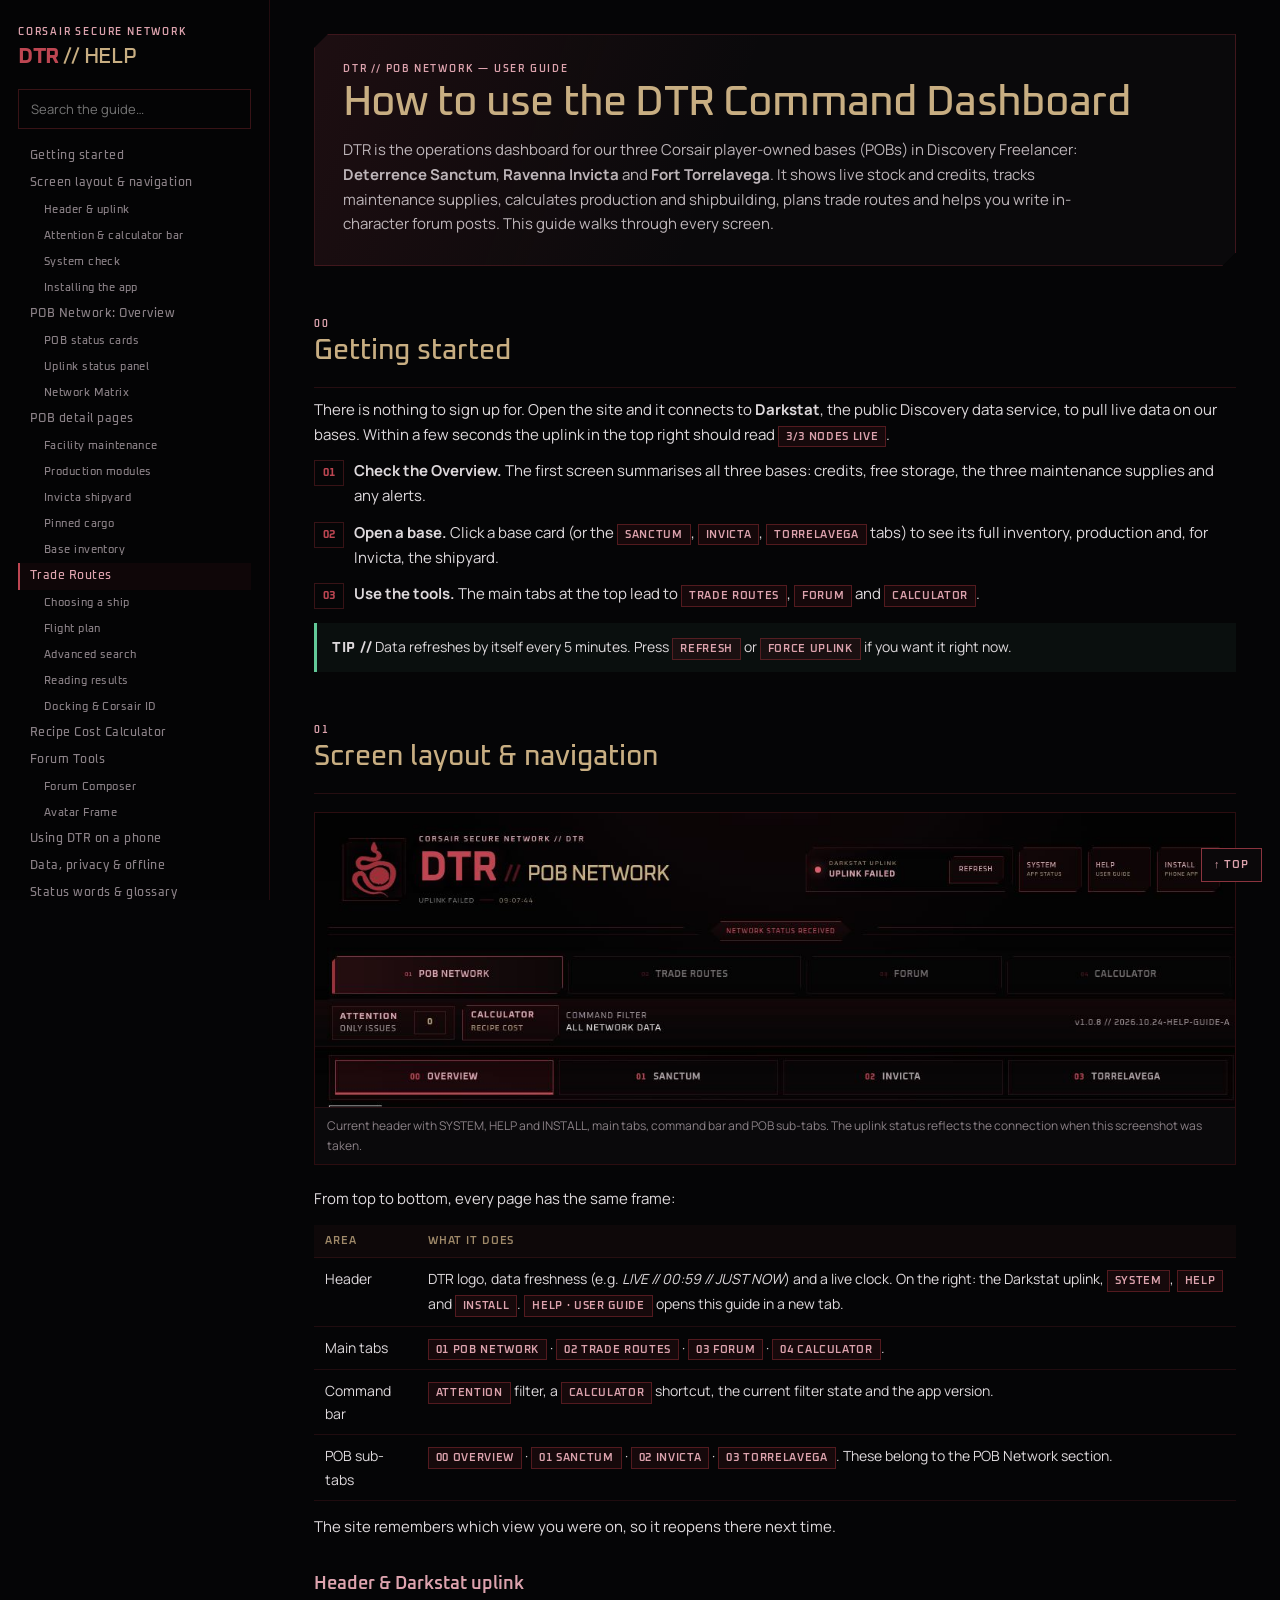
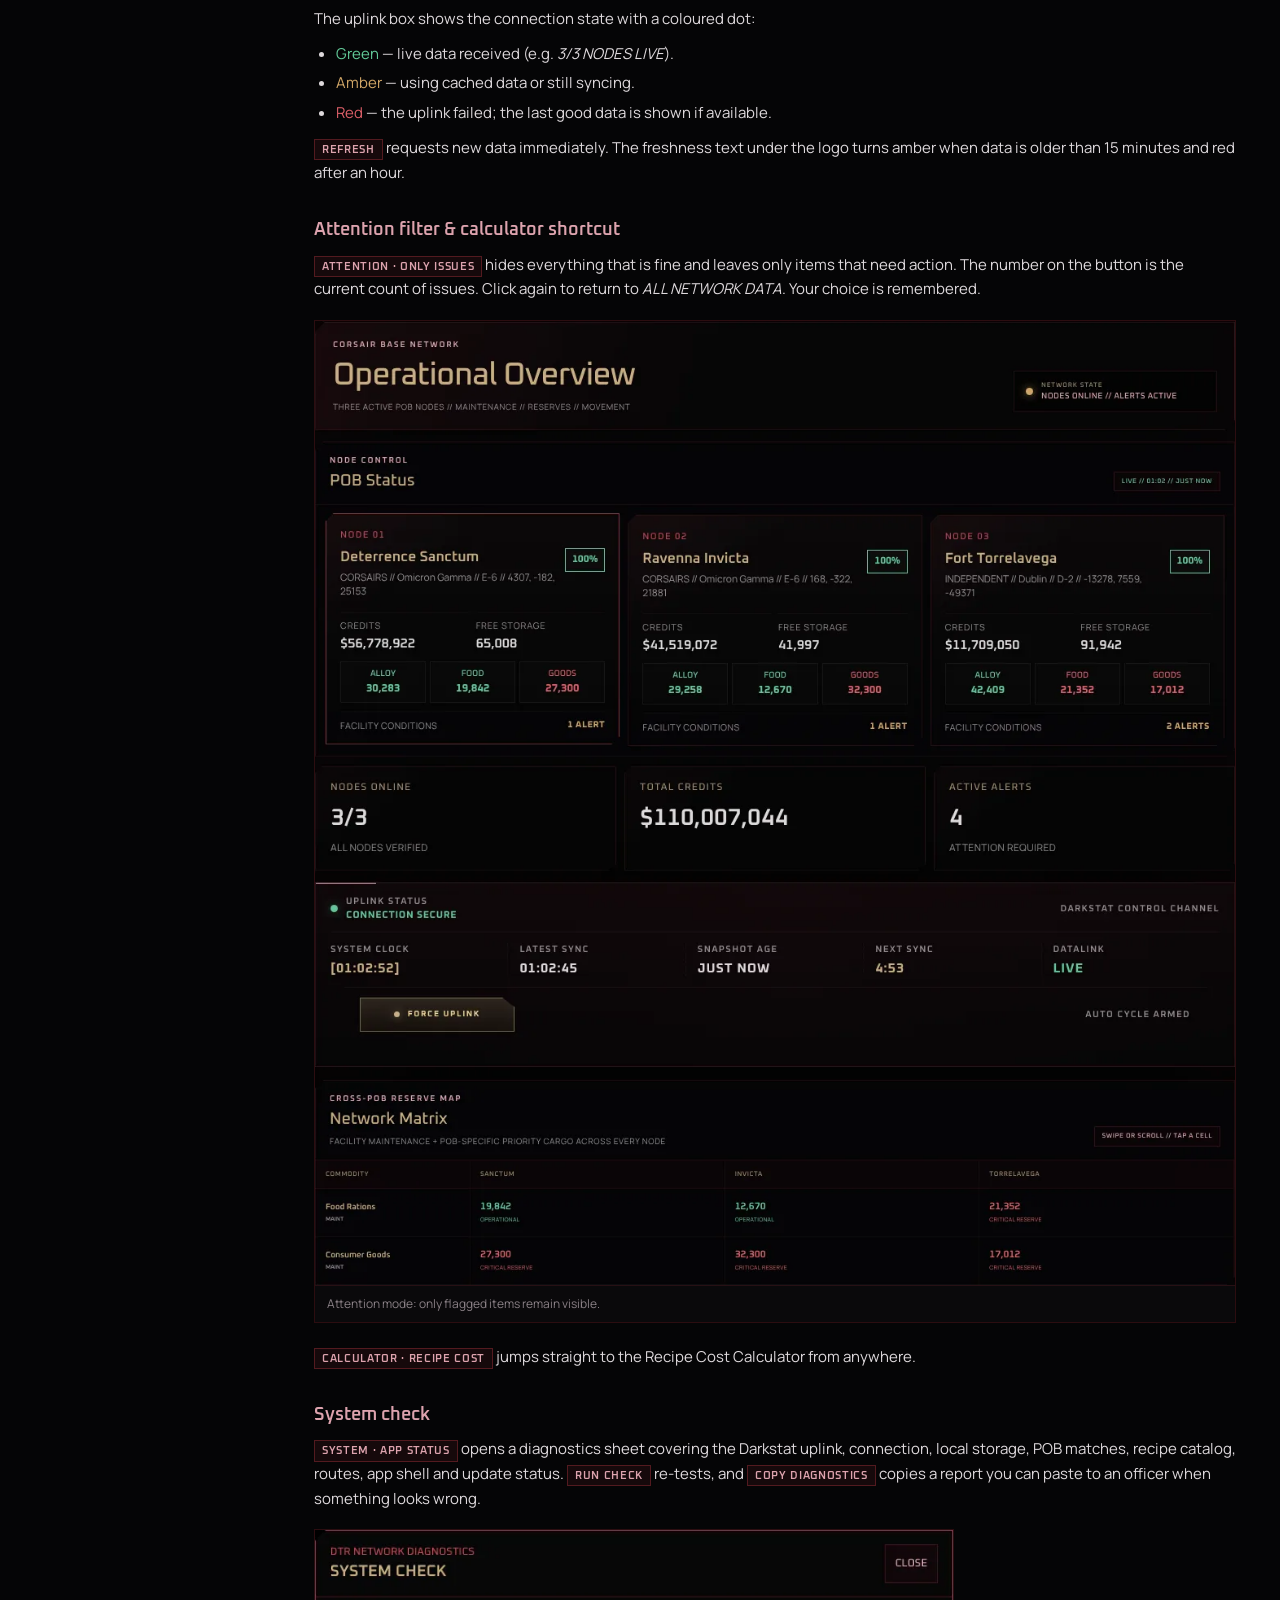
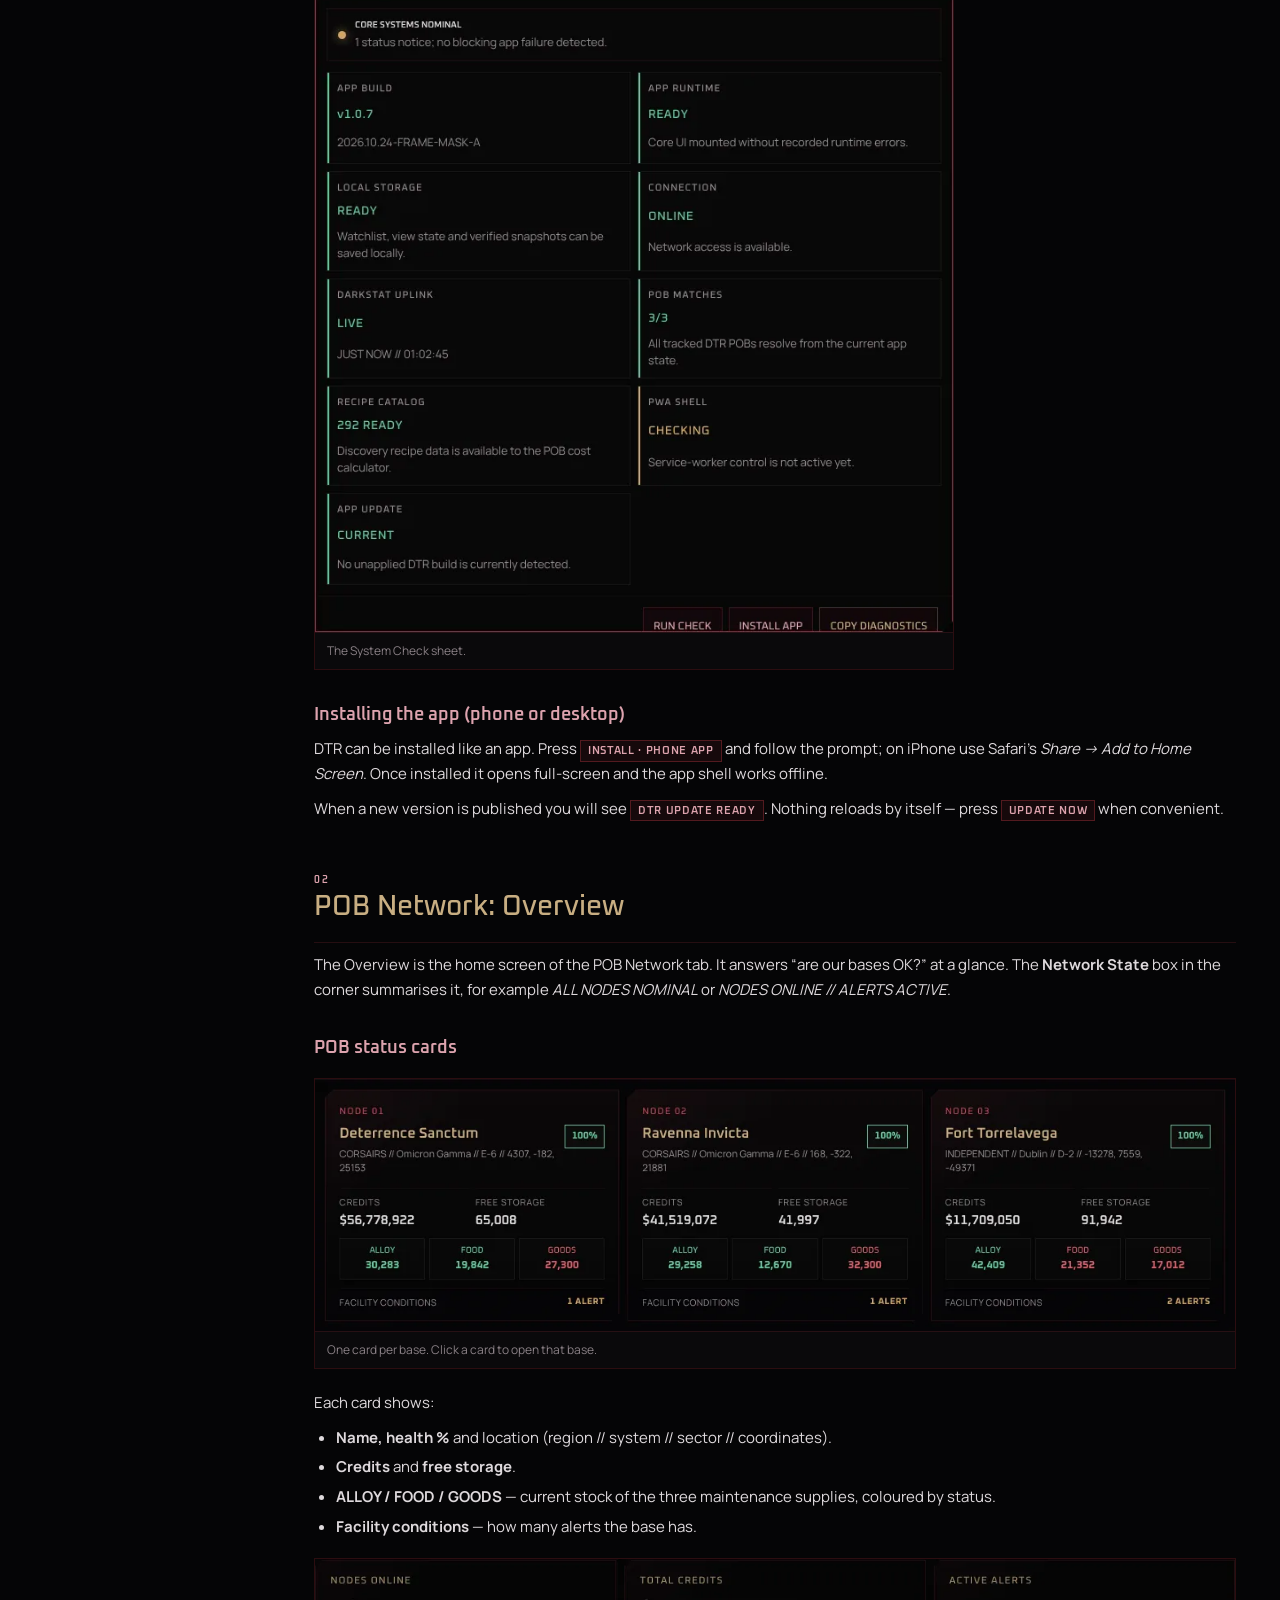
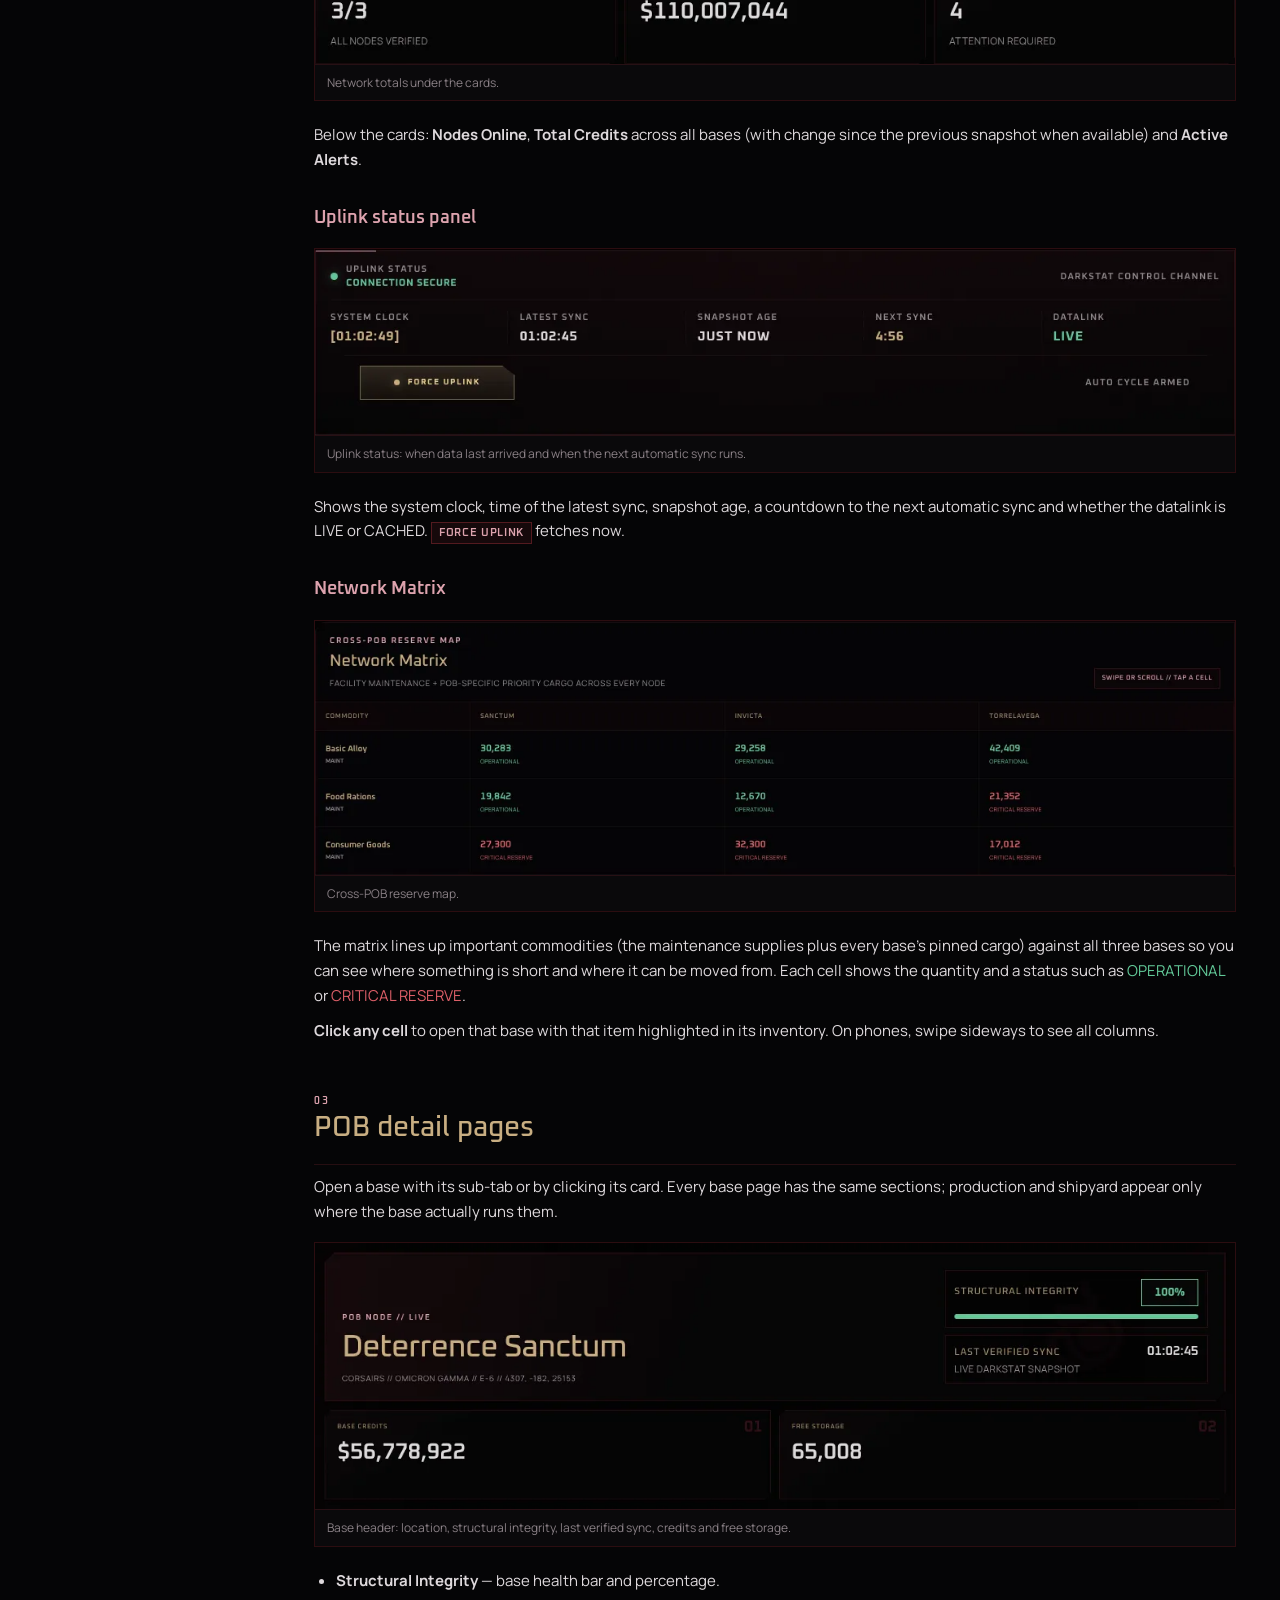
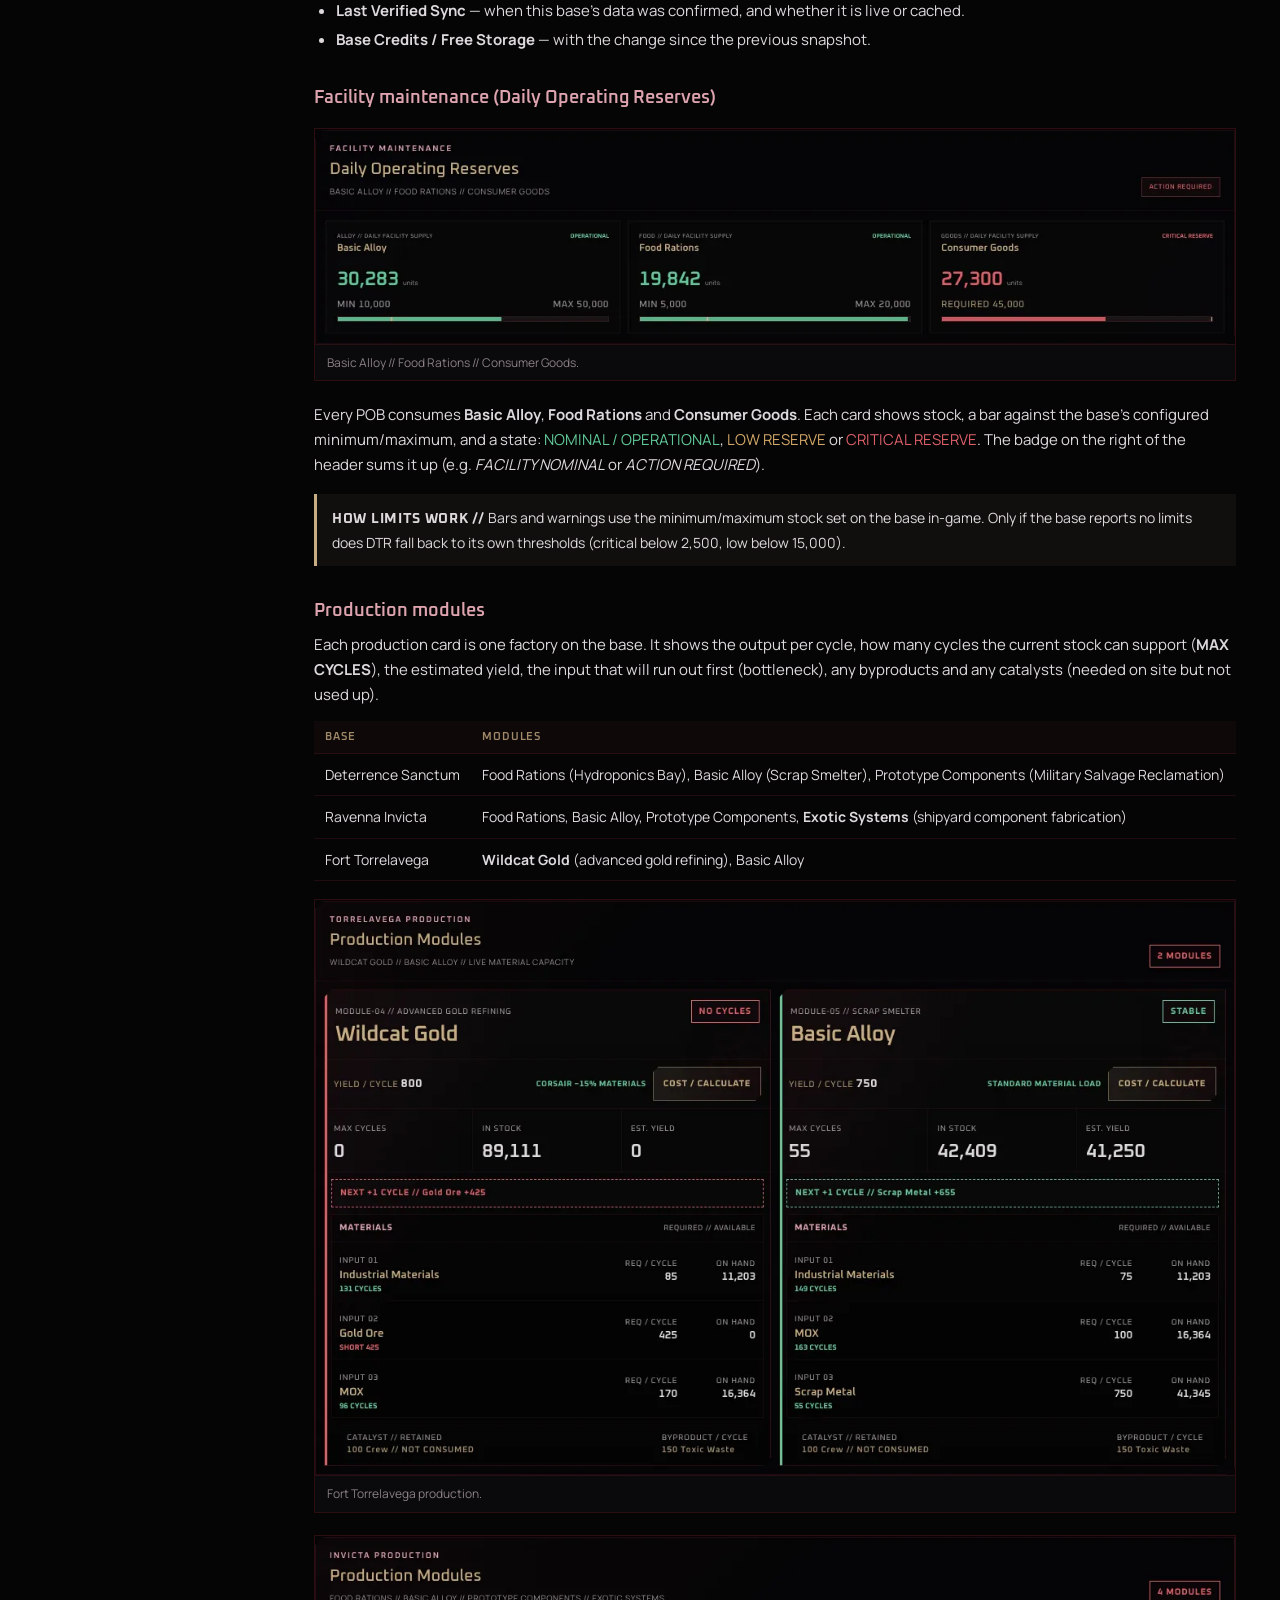
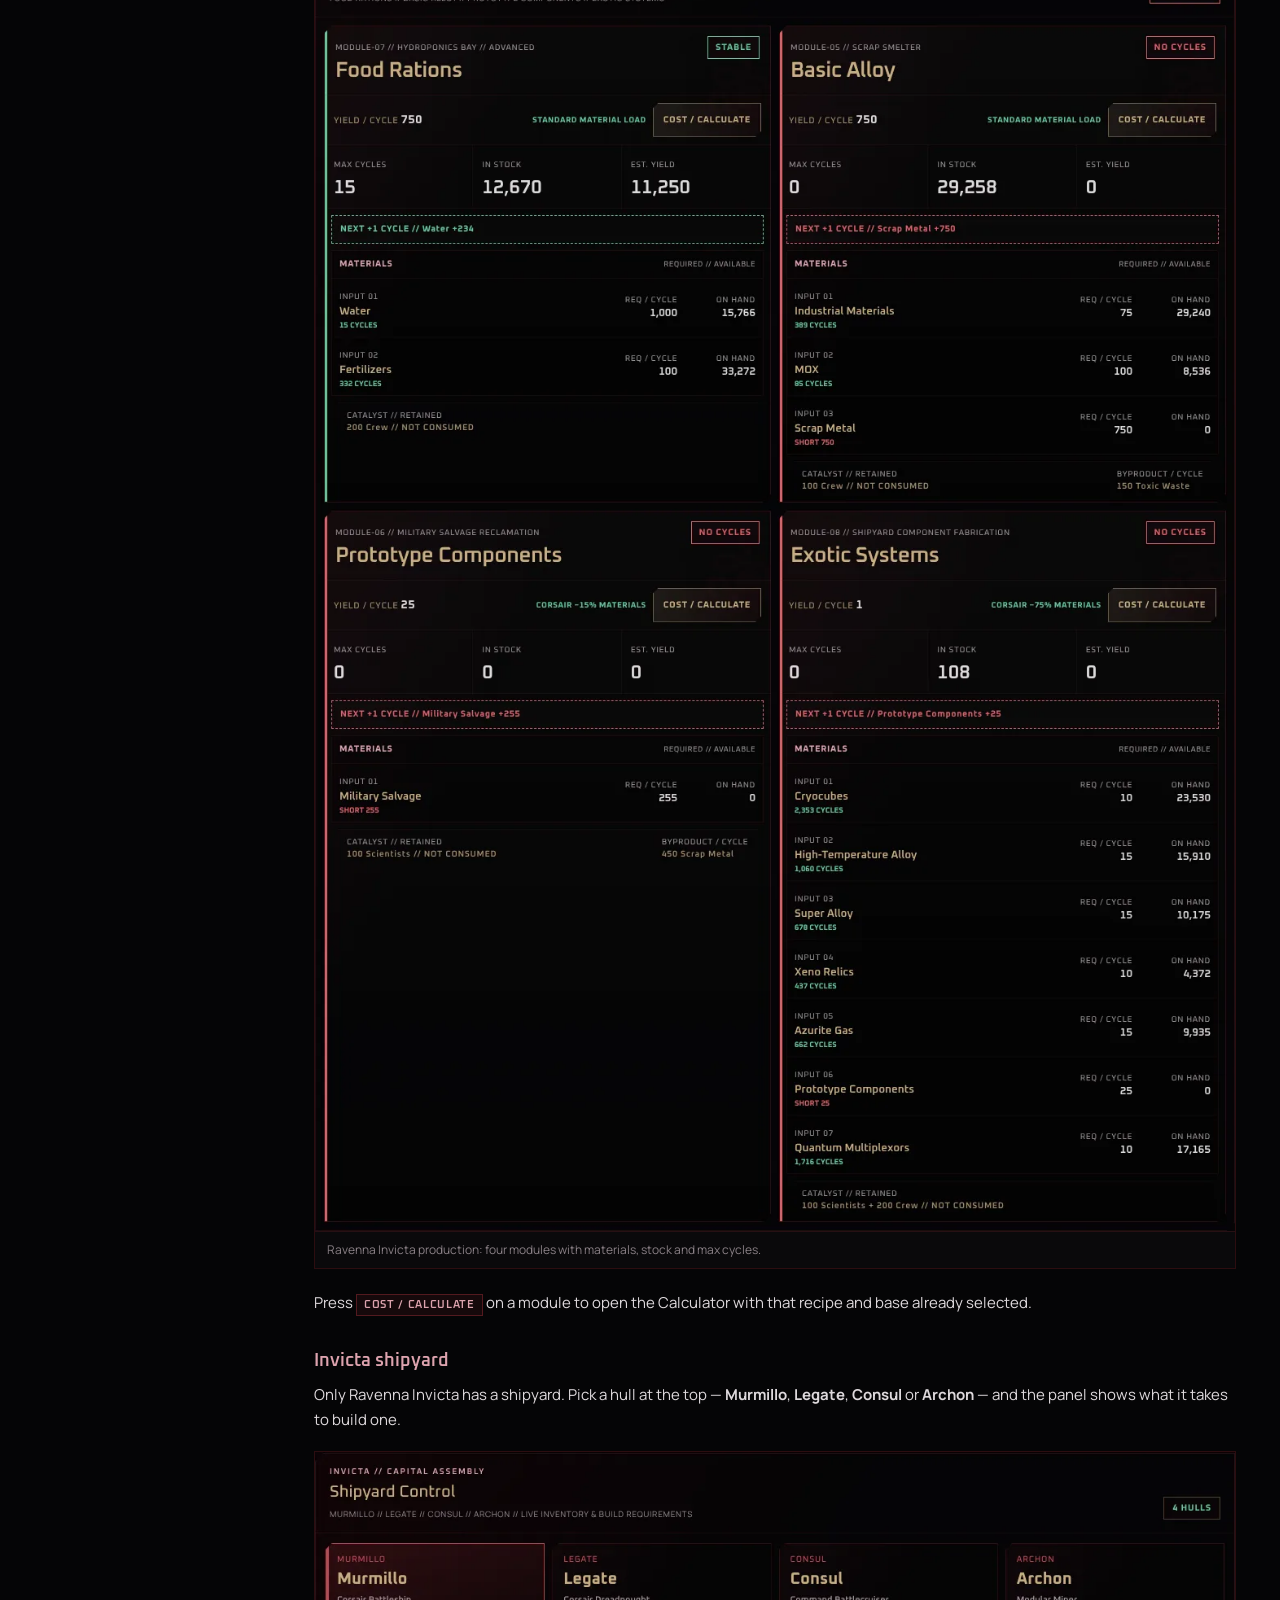
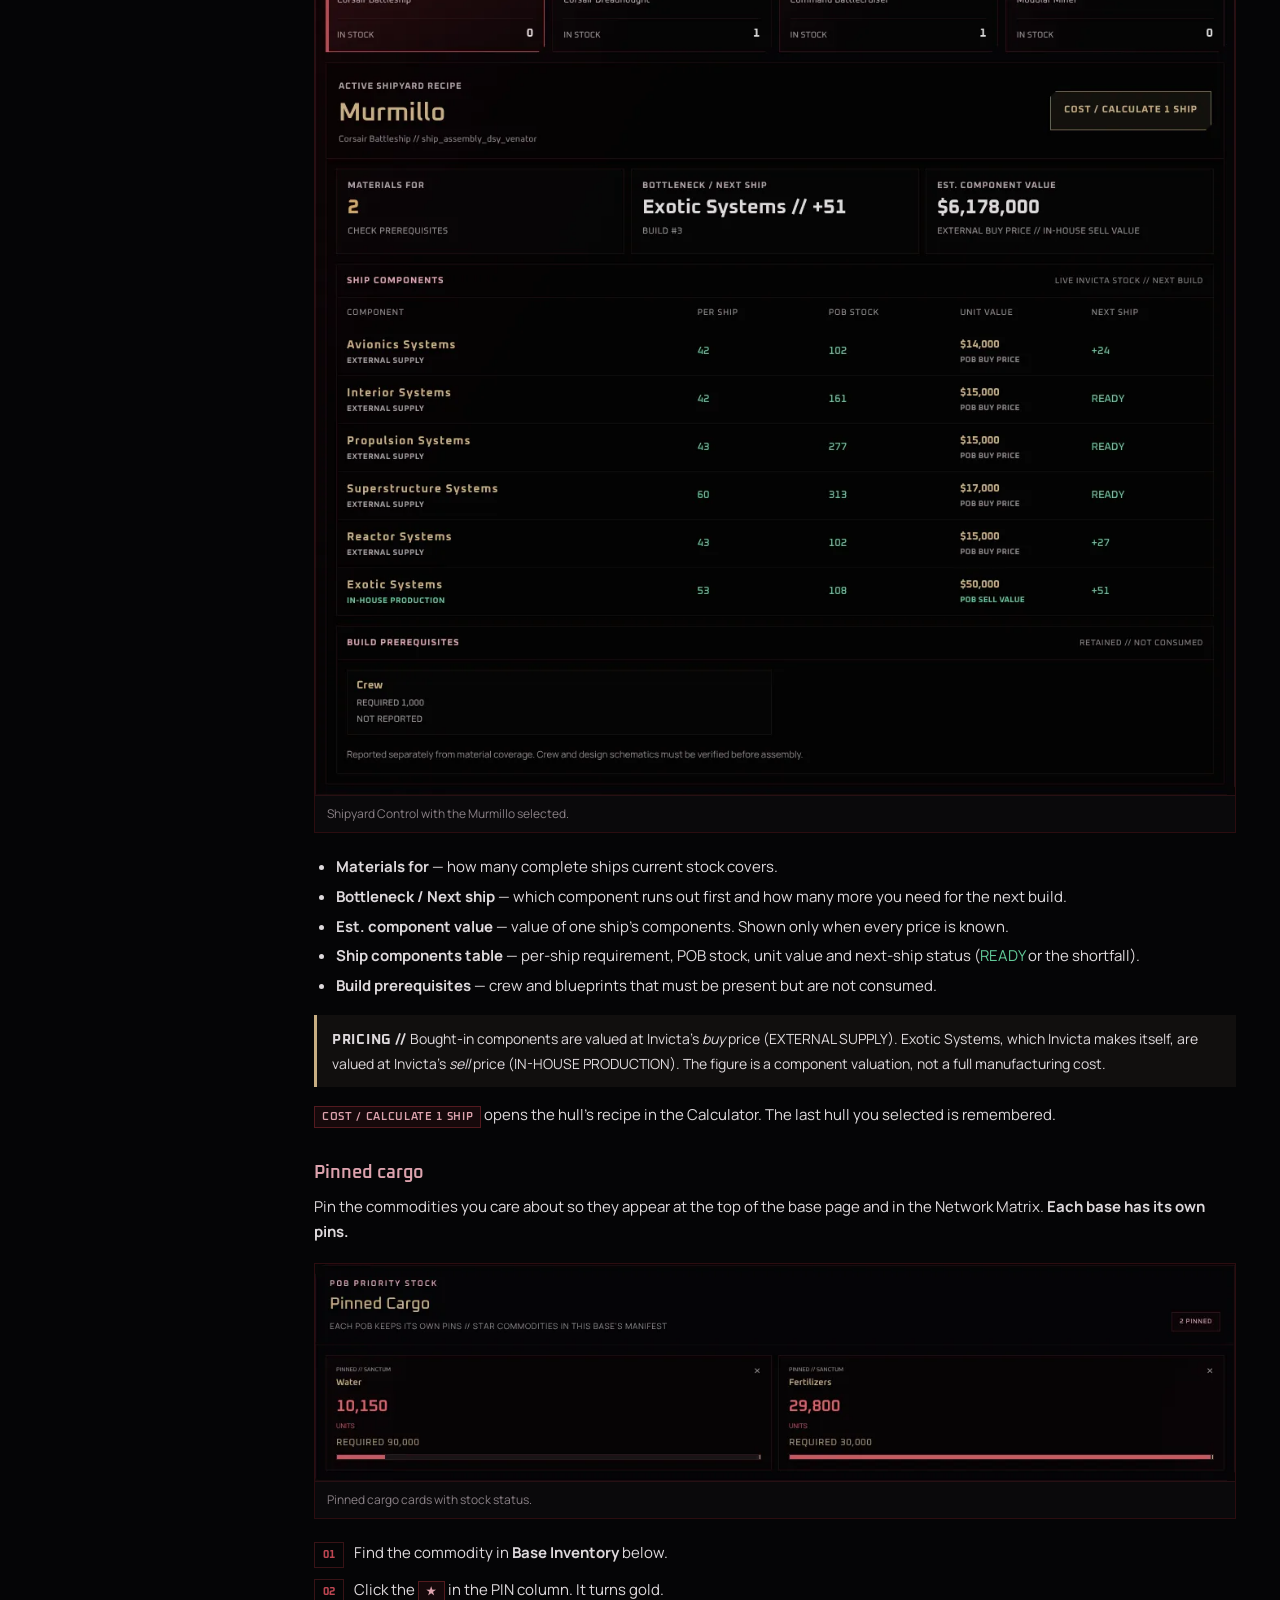
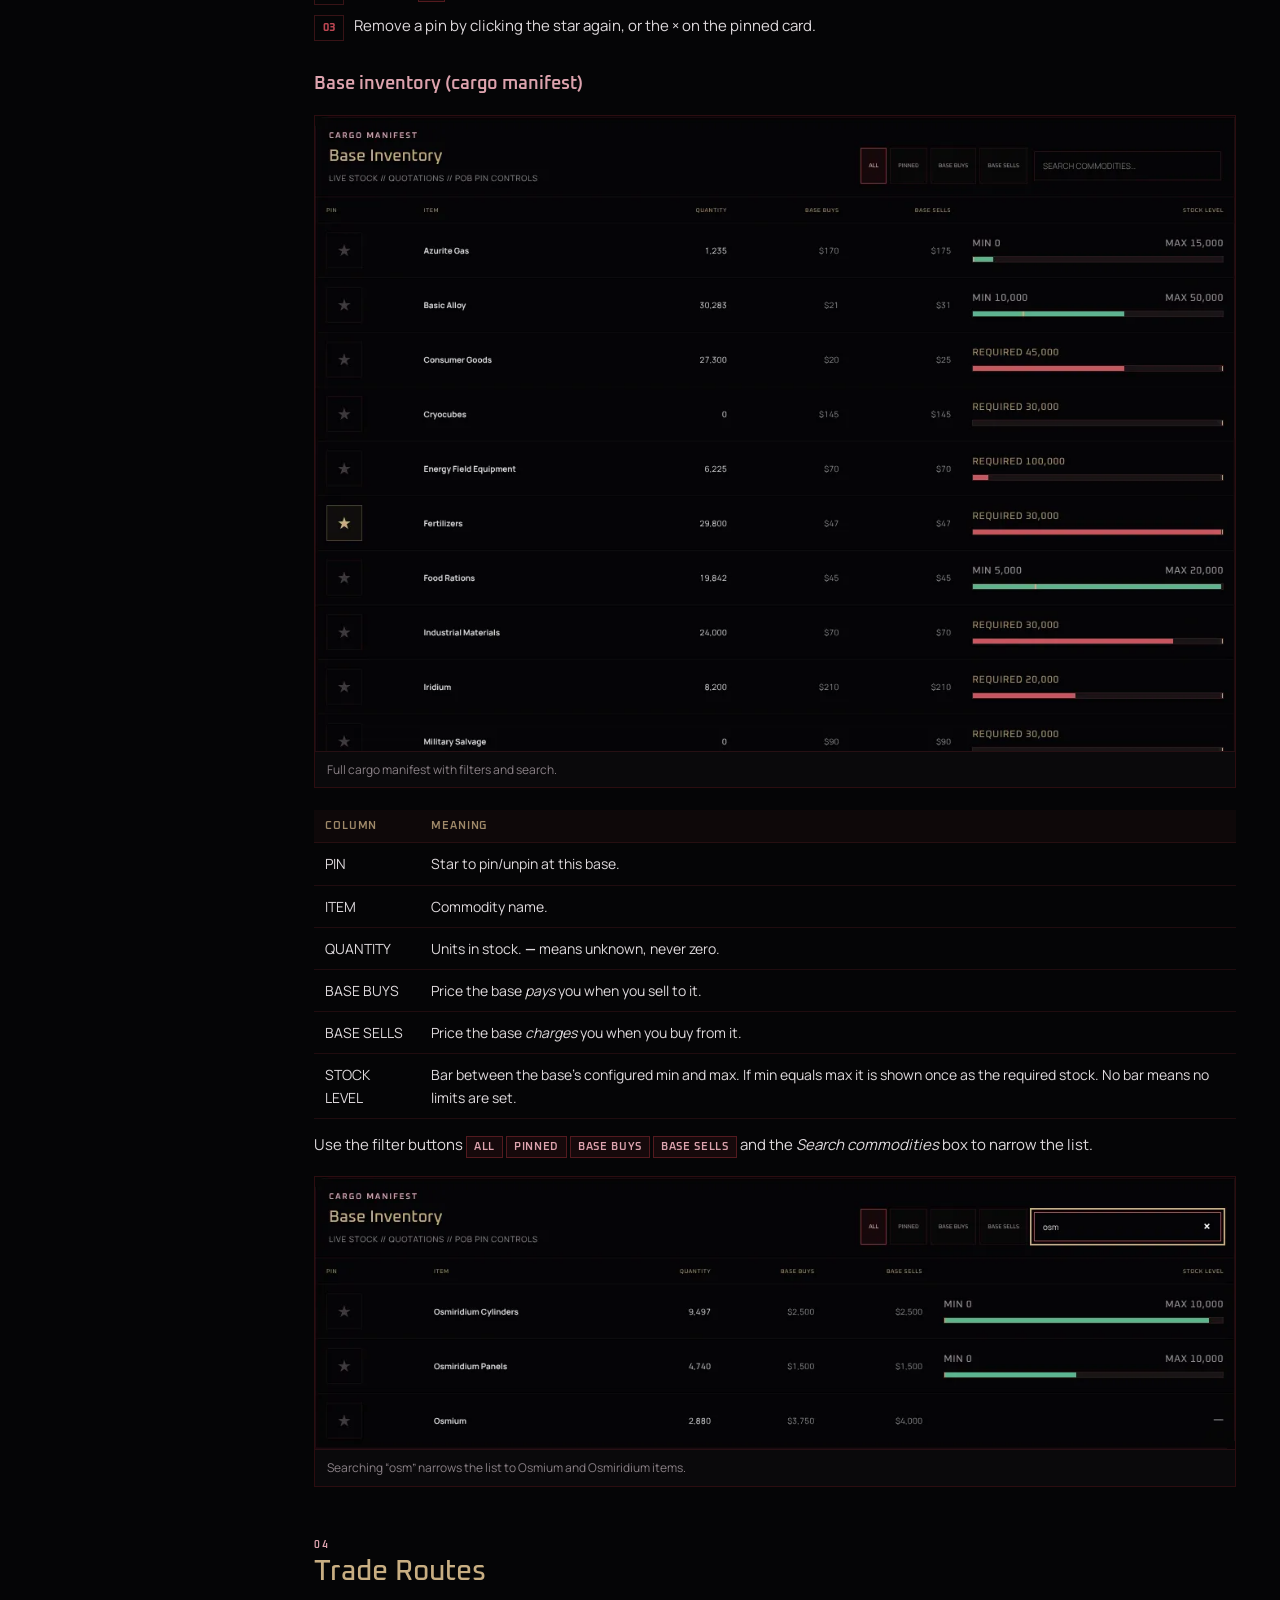
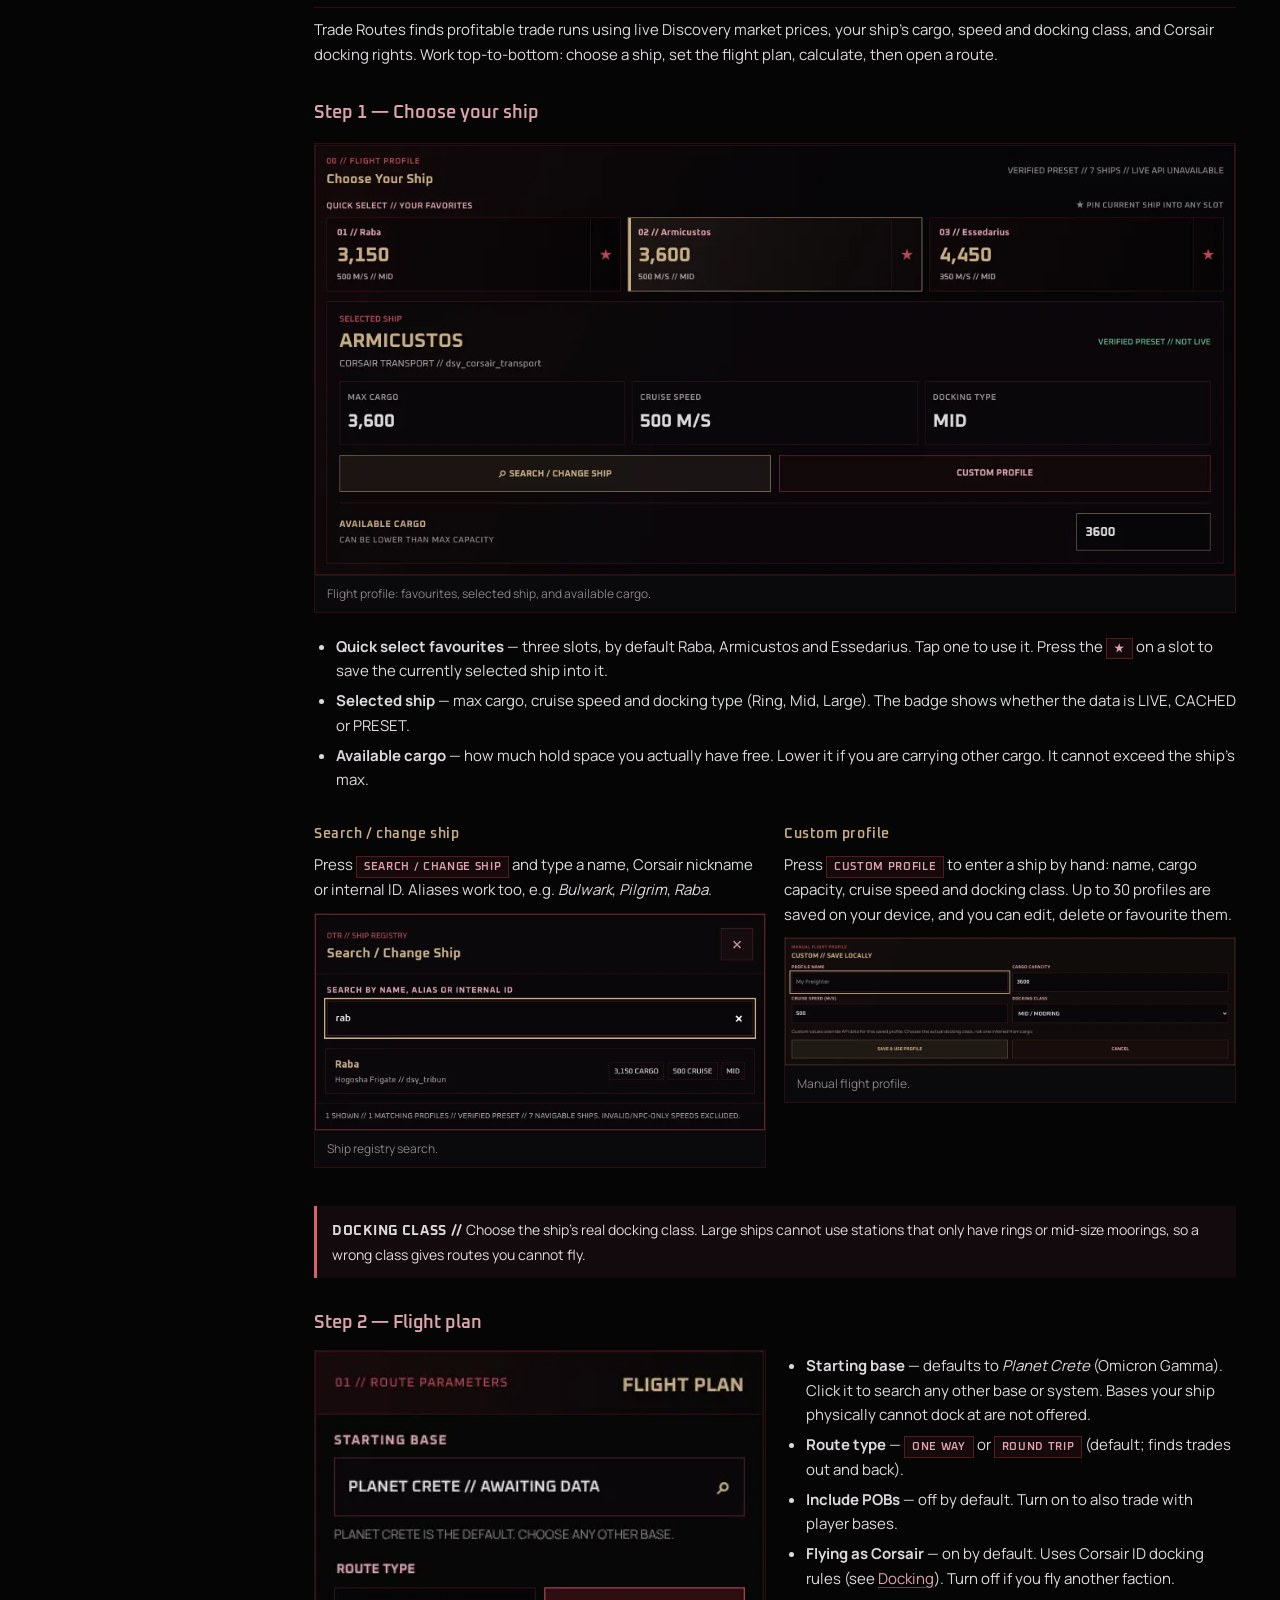
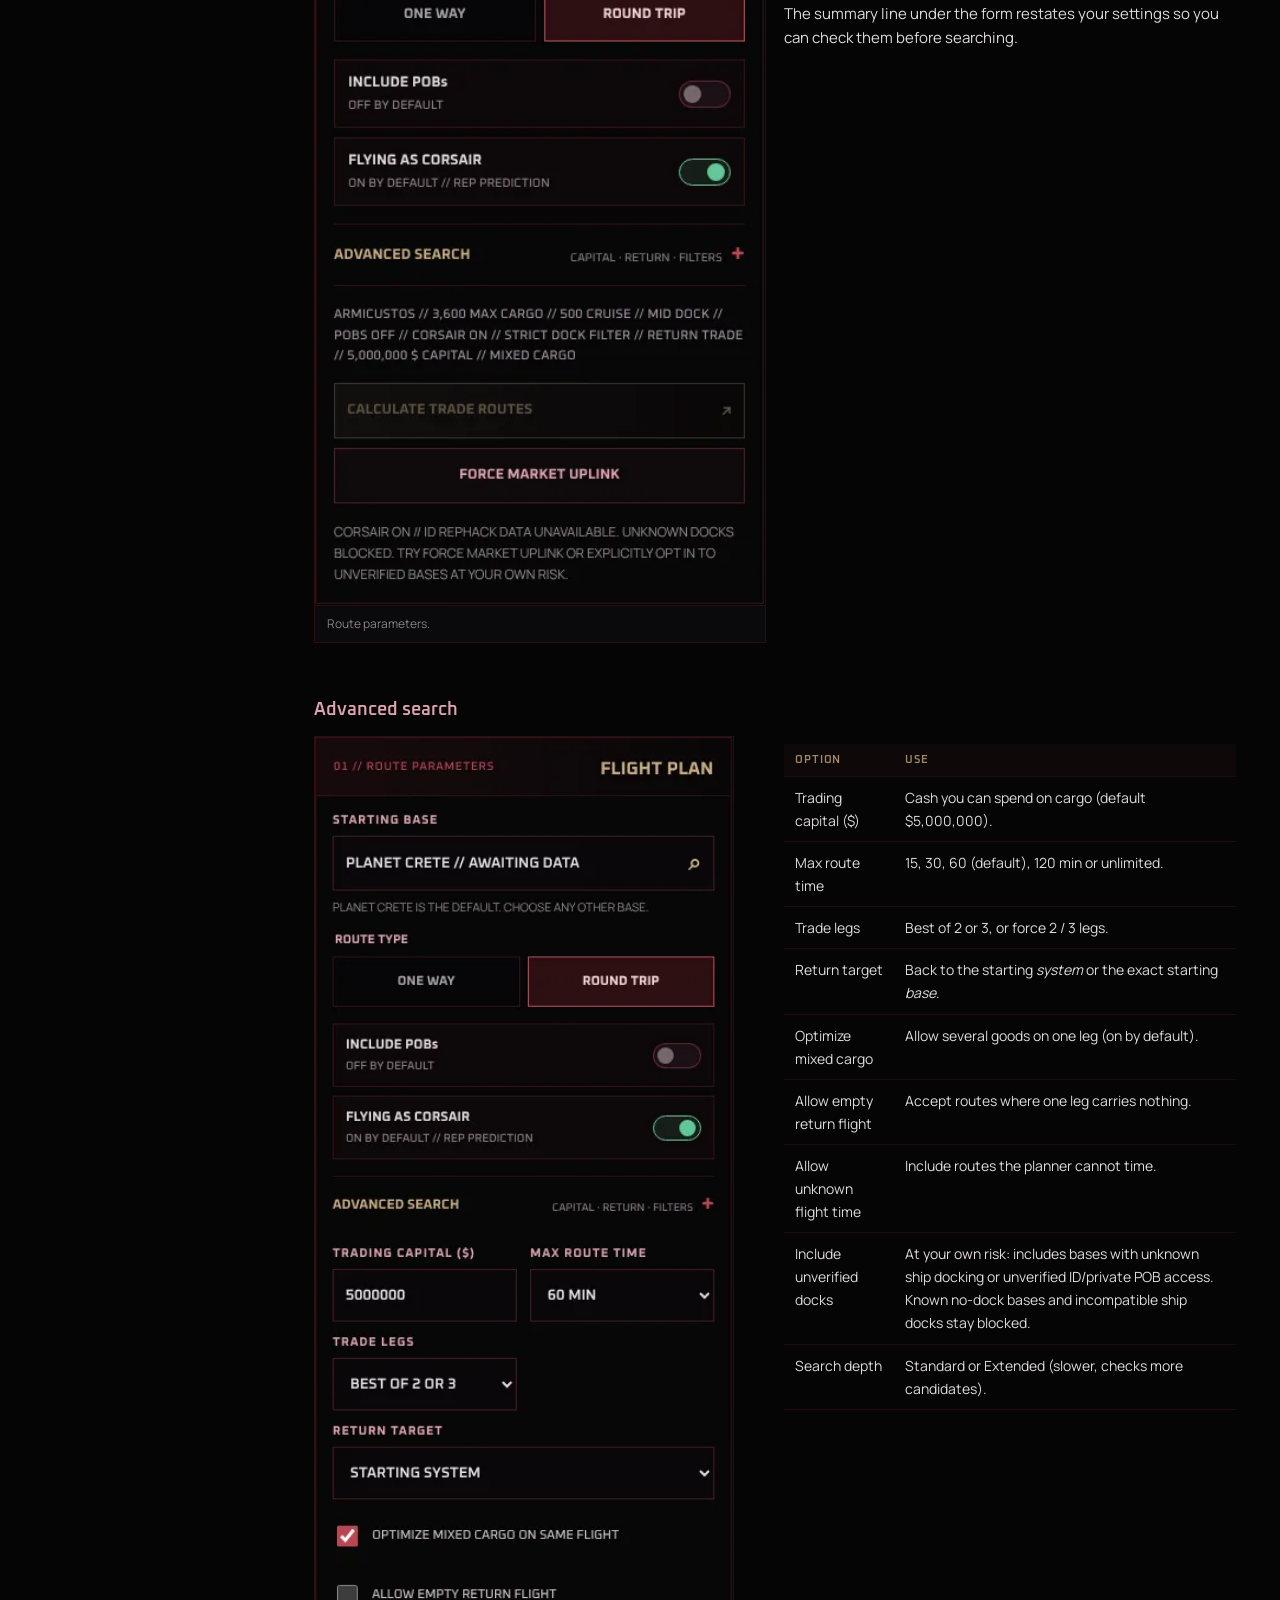
<file: help/guide.html>
<!doctype html>
<!--
  DTR // POB NETWORK — USER GUIDE
  ------------------------------------------------------------------
  Integration notes (for whoever wires this into the site):
  * Self-contained: all CSS is scoped under #dtr-help and all JS is in one
    IIFE at the bottom, so it will not collide with the app's styles.
  * Screenshots live in ./img/ relative to this file. If you move the guide,
    move the img/ folder with it (or update the src paths).
  * Simplest integration: add a HELP button to .header-actions in index.html
    that opens this file (e.g. ./help/guide.html) in a new tab, or inside an
    <iframe> in a modal styled like the existing .system-overlay.
  * To deep-link a section, append its id, e.g. guide.html#trade-routes.
  * Fonts: uses the same Oxanium + Manrope Google Fonts as the main app.
  * Add ./help/guide.html and ./help/img/* to the service worker cache list
    (sw.js) if the guide should work offline.
-->
<html lang="en">
<head>
<meta charset="utf-8">
<meta name="viewport" content="width=device-width,initial-scale=1">
<meta name="theme-color" content="#050506">
<title>DTR Help Guide</title>
<link rel="preconnect" href="https://fonts.googleapis.com">
<link rel="preconnect" href="https://fonts.gstatic.com" crossorigin>
<link href="https://fonts.googleapis.com/css2?family=Manrope:wght@400;500;600;700&family=Oxanium:wght@500;600;700&display=swap" rel="stylesheet">
<style>
:root{color-scheme:dark}
body{margin:0;background:#050506}
#dtr-help{--bg:#050506;--panel:#0a090b;--panel2:#0e0b0d;--line:rgba(157,48,57,.34);--line-hot:rgba(189,70,82,.72);--red:#9d3039;--red-bright:#bd4652;--rose:#dda3ae;--gold:#c8ae82;--gold-soft:#9f8969;--text:#ded9dc;--muted:#8a8086;--good:#62c998;--warn:#d2a767;--bad:#dc5f68;
  color:var(--text);background:radial-gradient(circle at 50% -10%,rgba(157,48,57,.14),transparent 32rem),var(--bg);font:15px/1.65 "Manrope",system-ui,-apple-system,"Segoe UI",sans-serif;min-height:100vh}
#dtr-help *{box-sizing:border-box}
#dtr-help a{color:var(--rose);text-decoration-color:rgba(221,163,174,.4);text-underline-offset:3px}
#dtr-help a:hover{color:#fff}
#dtr-help .dh-shell{display:grid;grid-template-columns:270px minmax(0,1fr);max-width:1320px;margin:0 auto}
/* sidebar */
#dtr-help .dh-side{position:sticky;top:0;height:100vh;overflow-y:auto;padding:26px 18px 40px;border-right:1px solid rgba(157,48,57,.2);background:rgba(5,5,6,.9)}
#dtr-help .dh-brand{font:700 22px "Oxanium",sans-serif;color:var(--red-bright);letter-spacing:-.02em}
#dtr-help .dh-brand span{color:var(--gold);font-weight:500}
#dtr-help .dh-kicker{display:block;margin-bottom:4px;color:var(--rose);font:600 10px "Oxanium",sans-serif;letter-spacing:.18em;text-transform:uppercase}
#dtr-help .dh-search{width:100%;margin:18px 0 14px;padding:10px 12px;border:1px solid var(--line);background:#040405;color:var(--text);font:13px "Manrope",sans-serif;outline:0}
#dtr-help .dh-search:focus{border-color:var(--red-bright)}
#dtr-help .dh-toc{list-style:none;margin:0;padding:0}
#dtr-help .dh-toc li{margin:0}
#dtr-help .dh-toc a{display:block;padding:6px 10px;border-left:2px solid transparent;color:var(--muted);text-decoration:none;font:500 12px "Oxanium",sans-serif;letter-spacing:.04em}
#dtr-help .dh-toc a:hover,#dtr-help .dh-toc a.active{color:var(--rose);border-left-color:var(--red-bright);background:rgba(157,48,57,.08)}
#dtr-help .dh-toc .sub a{padding-left:24px;font-size:11px}
#dtr-help .dh-toc .hidden{display:none}
/* main */
#dtr-help .dh-main{padding:34px 44px 80px;min-width:0}
#dtr-help .dh-hero{padding:28px;border:1px solid rgba(157,48,57,.28);background:linear-gradient(110deg,rgba(157,48,57,.13),transparent 45%),var(--panel);clip-path:polygon(14px 0,100% 0,100% calc(100% - 14px),calc(100% - 14px) 100%,0 100%,0 14px)}
#dtr-help h1{margin:0;color:var(--gold);font:500 clamp(28px,4vw,42px)/1.1 "Oxanium",sans-serif;letter-spacing:-.02em}
#dtr-help .dh-hero p{margin:12px 0 0;max-width:760px;color:#bdb5b9}
#dtr-help section.dh-sec{margin-top:52px;scroll-margin-top:16px}
#dtr-help h2{margin:0 0 6px;color:var(--gold);font:500 28px/1.2 "Oxanium",sans-serif}
#dtr-help h3{margin:34px 0 8px;color:var(--rose);font:600 18px/1.3 "Oxanium",sans-serif;scroll-margin-top:16px}
#dtr-help h4{margin:22px 0 6px;color:var(--gold);font:600 14px "Oxanium",sans-serif;letter-spacing:.04em}
#dtr-help p{margin:10px 0}
#dtr-help ul,#dtr-help ol{margin:10px 0;padding-left:22px}
#dtr-help li{margin:5px 0}
#dtr-help .dh-sec-head{padding-bottom:12px;border-bottom:1px solid rgba(157,48,57,.22)}
#dtr-help .ui{display:inline-block;padding:1px 7px;border:1px solid rgba(157,48,57,.45);background:rgba(74,20,26,.25);color:var(--rose);font:600 11px/1.6 "Oxanium",sans-serif;letter-spacing:.06em;white-space:nowrap}
#dtr-help .good{color:var(--good)} #dtr-help .warn{color:var(--warn)} #dtr-help .bad{color:var(--bad)}
#dtr-help figure.dh-shot{margin:18px 0 22px;border:1px solid rgba(157,48,57,.28);background:#000;cursor:zoom-in}
#dtr-help figure.dh-shot img{display:block;width:100%;height:auto}
#dtr-help figure.dh-shot.narrow{max-width:420px}
#dtr-help figure.dh-shot.mid{max-width:640px}
#dtr-help figcaption{padding:8px 12px;border-top:1px solid rgba(157,48,57,.2);background:var(--panel);color:var(--muted);font-size:12px}
#dtr-help .dh-row{display:grid;grid-template-columns:repeat(2,minmax(0,1fr));gap:18px;align-items:start}
#dtr-help .dh-row figure{margin-top:6px}
#dtr-help .dh-note,#dtr-help .dh-tip,#dtr-help .dh-warn{margin:16px 0;padding:12px 15px;border-left:3px solid var(--gold);background:rgba(200,174,130,.06);font-size:14px}
#dtr-help .dh-tip{border-left-color:var(--good);background:rgba(98,201,152,.05)}
#dtr-help .dh-warn{border-left-color:var(--bad);background:rgba(220,95,104,.06)}
#dtr-help .dh-note b,#dtr-help .dh-tip b,#dtr-help .dh-warn b{font-family:"Oxanium",sans-serif;letter-spacing:.05em}
#dtr-help table{width:100%;margin:14px 0;border-collapse:collapse;font-size:14px}
#dtr-help th,#dtr-help td{padding:9px 11px;border-bottom:1px solid rgba(157,48,57,.18);text-align:left;vertical-align:top}
#dtr-help th{color:var(--gold-soft);font:600 11px "Oxanium",sans-serif;letter-spacing:.08em;text-transform:uppercase;background:rgba(157,48,57,.06)}
#dtr-help .dh-steps{counter-reset:s;list-style:none;padding:0}
#dtr-help .dh-steps>li{counter-increment:s;position:relative;padding-left:40px;margin:12px 0}
#dtr-help .dh-steps>li::before{content:counter(s,decimal-leading-zero);position:absolute;left:0;top:1px;width:28px;height:24px;display:grid;place-items:center;border:1px solid var(--line);color:var(--red-bright);font:700 11px "Oxanium",sans-serif}
#dtr-help details.dh-faq{margin:8px 0;border:1px solid rgba(157,48,57,.22);background:var(--panel)}
#dtr-help details.dh-faq summary{padding:12px 15px;cursor:pointer;color:var(--gold);font:600 14px "Oxanium",sans-serif;list-style:none}
#dtr-help details.dh-faq summary::after{content:"+";float:right;color:var(--red-bright)}
#dtr-help details.dh-faq[open] summary::after{content:"–"}
#dtr-help details.dh-faq>div{padding:0 15px 12px}
#dtr-help .dh-empty{display:none;padding:20px;border:1px dashed var(--line);color:var(--muted);text-align:center}
#dtr-help .dh-top{position:fixed;right:18px;bottom:18px;padding:9px 12px;border:1px solid var(--line-hot);background:#0b080a;color:var(--rose);font:600 11px "Oxanium",sans-serif;text-decoration:none;letter-spacing:.08em}
/* lightbox */
#dtr-help .dh-lightbox{position:fixed;inset:0;z-index:999;display:none;place-items:center;padding:20px;background:rgba(0,0,0,.88);cursor:zoom-out}
#dtr-help .dh-lightbox.open{display:grid}
#dtr-help .dh-lightbox img{max-width:100%;max-height:92vh;border:1px solid var(--line-hot)}
#dtr-help .dh-menu{display:none}
@media(max-width:900px){
  #dtr-help .dh-shell{grid-template-columns:1fr}
  #dtr-help .dh-side{position:fixed;inset:0 auto 0 0;z-index:500;width:min(300px,86vw);transform:translateX(-100%);transition:transform .2s}
  #dtr-help .dh-side.open{transform:none;box-shadow:0 0 60px #000}
  #dtr-help .dh-menu{display:block;position:sticky;top:0;z-index:400;width:100%;padding:12px 16px;border:0;border-bottom:1px solid var(--line);background:#070607;color:var(--rose);font:600 12px "Oxanium",sans-serif;letter-spacing:.1em;text-align:left}
  #dtr-help .dh-main{padding:20px 16px 70px}
  #dtr-help .dh-row{grid-template-columns:1fr}
  #dtr-help table{display:block;overflow-x:auto}
}
</style>
</head>
<body>
<div id="dtr-help">
<button class="dh-menu" type="button" aria-controls="dhSide" aria-expanded="false">☰ GUIDE CONTENTS</button>
<div class="dh-shell">
<aside class="dh-side" id="dhSide" aria-label="Guide contents">
  <span class="dh-kicker">Corsair Secure Network</span>
  <div class="dh-brand">DTR <span>// HELP</span></div>
  <input class="dh-search" type="search" placeholder="Search the guide…" aria-label="Search the guide">
  <ul class="dh-toc">
    <li><a href="#start">Getting started</a></li>
    <li><a href="#layout">Screen layout &amp; navigation</a></li>
    <li class="sub"><a href="#header">Header &amp; uplink</a></li>
    <li class="sub"><a href="#command-bar">Attention &amp; calculator bar</a></li>
    <li class="sub"><a href="#system">System check</a></li>
    <li class="sub"><a href="#install">Installing the app</a></li>
    <li><a href="#overview">POB Network: Overview</a></li>
    <li class="sub"><a href="#pob-status">POB status cards</a></li>
    <li class="sub"><a href="#uplink-panel">Uplink status panel</a></li>
    <li class="sub"><a href="#matrix">Network Matrix</a></li>
    <li><a href="#pob-detail">POB detail pages</a></li>
    <li class="sub"><a href="#maintenance">Facility maintenance</a></li>
    <li class="sub"><a href="#production">Production modules</a></li>
    <li class="sub"><a href="#shipyard">Invicta shipyard</a></li>
    <li class="sub"><a href="#pinned">Pinned cargo</a></li>
    <li class="sub"><a href="#inventory">Base inventory</a></li>
    <li><a href="#trade-routes">Trade Routes</a></li>
    <li class="sub"><a href="#ship">Choosing a ship</a></li>
    <li class="sub"><a href="#flight-plan">Flight plan</a></li>
    <li class="sub"><a href="#advanced">Advanced search</a></li>
    <li class="sub"><a href="#results">Reading results</a></li>
    <li class="sub"><a href="#docking">Docking &amp; Corsair ID</a></li>
    <li><a href="#calculator">Recipe Cost Calculator</a></li>
    <li><a href="#forum">Forum Tools</a></li>
    <li class="sub"><a href="#composer">Forum Composer</a></li>
    <li class="sub"><a href="#avatar">Avatar Frame</a></li>
    <li><a href="#mobile">Using DTR on a phone</a></li>
    <li><a href="#data">Data, privacy &amp; offline</a></li>
    <li><a href="#glossary">Status words &amp; glossary</a></li>
    <li><a href="#faq">FAQ &amp; troubleshooting</a></li>
  </ul>
</aside>

<main class="dh-main">
<div class="dh-empty" id="dhEmpty">No section matches your search.</div>

<header class="dh-hero">
  <span class="dh-kicker">DTR // POB Network — User Guide</span>
  <h1>How to use the DTR Command Dashboard</h1>
  <p>DTR is the operations dashboard for our three Corsair player-owned bases (POBs) in Discovery Freelancer: <b>Deterrence Sanctum</b>, <b>Ravenna Invicta</b> and <b>Fort Torrelavega</b>. It shows live stock and credits, tracks maintenance supplies, calculates production and shipbuilding, plans trade routes and helps you write in-character forum posts. This guide walks through every screen.</p>
</header>

<!-- ============================================================ -->
<section class="dh-sec" id="start">
  <div class="dh-sec-head"><span class="dh-kicker">00</span><h2>Getting started</h2></div>
  <p>There is nothing to sign up for. Open the site and it connects to <b>Darkstat</b>, the public Discovery data service, to pull live data on our bases. Within a few seconds the uplink in the top right should read <span class="ui">3/3 NODES LIVE</span>.</p>
  <ol class="dh-steps">
    <li><b>Check the Overview.</b> The first screen summarises all three bases: credits, free storage, the three maintenance supplies and any alerts.</li>
    <li><b>Open a base.</b> Click a base card (or the <span class="ui">SANCTUM</span>, <span class="ui">INVICTA</span>, <span class="ui">TORRELAVEGA</span> tabs) to see its full inventory, production and, for Invicta, the shipyard.</li>
    <li><b>Use the tools.</b> The main tabs at the top lead to <span class="ui">TRADE ROUTES</span>, <span class="ui">FORUM</span> and <span class="ui">CALCULATOR</span>.</li>
  </ol>
  <div class="dh-tip"><b>TIP //</b> Data refreshes by itself every 5 minutes. Press <span class="ui">REFRESH</span> or <span class="ui">FORCE UPLINK</span> if you want it right now.</div>
</section>

<!-- ============================================================ -->
<section class="dh-sec" id="layout">
  <div class="dh-sec-head"><span class="dh-kicker">01</span><h2>Screen layout &amp; navigation</h2></div>
  <figure class="dh-shot"><img src="img/header-navigation-help.webp" alt="DTR header with Darkstat uplink, System, Help and Install buttons, the four main tabs, the Attention/Calculator bar and the POB sub-tabs" loading="lazy"><figcaption>Current header with SYSTEM, HELP and INSTALL, main tabs, command bar and POB sub-tabs. The uplink status reflects the connection when this screenshot was taken.</figcaption></figure>
  <p>From top to bottom, every page has the same frame:</p>
  <table>
    <tr><th>Area</th><th>What it does</th></tr>
    <tr><td>Header</td><td>DTR logo, data freshness (e.g. <i>LIVE // 00:59 // JUST NOW</i>) and a live clock. On the right: the Darkstat uplink, <span class="ui">SYSTEM</span>, <span class="ui">HELP</span> and <span class="ui">INSTALL</span>. <span class="ui">HELP · USER GUIDE</span> opens this guide in a new tab.</td></tr>
    <tr><td>Main tabs</td><td><span class="ui">01 POB NETWORK</span> · <span class="ui">02 TRADE ROUTES</span> · <span class="ui">03 FORUM</span> · <span class="ui">04 CALCULATOR</span>.</td></tr>
    <tr><td>Command bar</td><td><span class="ui">ATTENTION</span> filter, a <span class="ui">CALCULATOR</span> shortcut, the current filter state and the app version.</td></tr>
    <tr><td>POB sub-tabs</td><td><span class="ui">00 OVERVIEW</span> · <span class="ui">01 SANCTUM</span> · <span class="ui">02 INVICTA</span> · <span class="ui">03 TORRELAVEGA</span>. These belong to the POB Network section.</td></tr>
  </table>
  <p>The site remembers which view you were on, so it reopens there next time.</p>

  <h3 id="header">Header &amp; Darkstat uplink</h3>
  <p>The uplink box shows the connection state with a coloured dot:</p>
  <ul>
    <li><span class="good">Green</span> — live data received (e.g. <i>3/3 NODES LIVE</i>).</li>
    <li><span class="warn">Amber</span> — using cached data or still syncing.</li>
    <li><span class="bad">Red</span> — the uplink failed; the last good data is shown if available.</li>
  </ul>
  <p><span class="ui">REFRESH</span> requests new data immediately. The freshness text under the logo turns amber when data is older than 15 minutes and red after an hour.</p>

  <h3 id="command-bar">Attention filter &amp; calculator shortcut</h3>
  <p><span class="ui">ATTENTION · ONLY ISSUES</span> hides everything that is fine and leaves only items that need action. The number on the button is the current count of issues. Click again to return to <i>ALL NETWORK DATA</i>. Your choice is remembered.</p>
  <figure class="dh-shot"><img src="img/attention-mode.webp" alt="Overview with Attention filter enabled" loading="lazy"><figcaption>Attention mode: only flagged items remain visible.</figcaption></figure>
  <p><span class="ui">CALCULATOR · RECIPE COST</span> jumps straight to the Recipe Cost Calculator from anywhere.</p>

  <h3 id="system">System check</h3>
  <p><span class="ui">SYSTEM · APP STATUS</span> opens a diagnostics sheet covering the Darkstat uplink, connection, local storage, POB matches, recipe catalog, routes, app shell and update status. <span class="ui">RUN CHECK</span> re-tests, and <span class="ui">COPY DIAGNOSTICS</span> copies a report you can paste to an officer when something looks wrong.</p>
  <figure class="dh-shot mid"><img src="img/system-panel.webp" alt="System check diagnostics panel" loading="lazy"><figcaption>The System Check sheet.</figcaption></figure>

  <h3 id="install">Installing the app (phone or desktop)</h3>
  <p>DTR can be installed like an app. Press <span class="ui">INSTALL · PHONE APP</span> and follow the prompt; on iPhone use Safari's <i>Share → Add to Home Screen</i>. Once installed it opens full-screen and the app shell works offline.</p>
  <p>When a new version is published you will see <span class="ui">DTR UPDATE READY</span>. Nothing reloads by itself — press <span class="ui">UPDATE NOW</span> when convenient.</p>
</section>

<!-- ============================================================ -->
<section class="dh-sec" id="overview">
  <div class="dh-sec-head"><span class="dh-kicker">02</span><h2>POB Network: Overview</h2></div>
  <p>The Overview is the home screen of the POB Network tab. It answers “are our bases OK?” at a glance. The <b>Network State</b> box in the corner summarises it, for example <i>ALL NODES NOMINAL</i> or <i>NODES ONLINE // ALERTS ACTIVE</i>.</p>

  <h3 id="pob-status">POB status cards</h3>
  <figure class="dh-shot"><img src="img/overview-pob-cards.webp" alt="Three POB status cards for Sanctum, Invicta and Torrelavega" loading="lazy"><figcaption>One card per base. Click a card to open that base.</figcaption></figure>
  <p>Each card shows:</p>
  <ul>
    <li><b>Name, health %</b> and location (region // system // sector // coordinates).</li>
    <li><b>Credits</b> and <b>free storage</b>.</li>
    <li><b>ALLOY / FOOD / GOODS</b> — current stock of the three maintenance supplies, coloured by status.</li>
    <li><b>Facility conditions</b> — how many alerts the base has.</li>
  </ul>
  <figure class="dh-shot"><img src="img/overview-metrics.webp" alt="Network metrics: nodes online, total credits, active alerts" loading="lazy"><figcaption>Network totals under the cards.</figcaption></figure>
  <p>Below the cards: <b>Nodes Online</b>, <b>Total Credits</b> across all bases (with change since the previous snapshot when available) and <b>Active Alerts</b>.</p>

  <h3 id="uplink-panel">Uplink status panel</h3>
  <figure class="dh-shot"><img src="img/uplink-panel.webp" alt="Uplink status panel with clock, latest sync, snapshot age, next sync" loading="lazy"><figcaption>Uplink status: when data last arrived and when the next automatic sync runs.</figcaption></figure>
  <p>Shows the system clock, time of the latest sync, snapshot age, a countdown to the next automatic sync and whether the datalink is LIVE or CACHED. <span class="ui">FORCE UPLINK</span> fetches now.</p>

  <h3 id="matrix">Network Matrix</h3>
  <figure class="dh-shot"><img src="img/network-matrix.webp" alt="Network matrix comparing commodities across all three bases" loading="lazy"><figcaption>Cross-POB reserve map.</figcaption></figure>
  <p>The matrix lines up important commodities (the maintenance supplies plus every base's pinned cargo) against all three bases so you can see where something is short and where it can be moved from. Each cell shows the quantity and a status such as <span class="good">OPERATIONAL</span> or <span class="bad">CRITICAL RESERVE</span>.</p>
  <p><b>Click any cell</b> to open that base with that item highlighted in its inventory. On phones, swipe sideways to see all columns.</p>
</section>

<!-- ============================================================ -->
<section class="dh-sec" id="pob-detail">
  <div class="dh-sec-head"><span class="dh-kicker">03</span><h2>POB detail pages</h2></div>
  <p>Open a base with its sub-tab or by clicking its card. Every base page has the same sections; production and shipyard appear only where the base actually runs them.</p>
  <figure class="dh-shot"><img src="img/pob-detail-header.webp" alt="POB detail header for Deterrence Sanctum" loading="lazy"><figcaption>Base header: location, structural integrity, last verified sync, credits and free storage.</figcaption></figure>
  <ul>
    <li><b>Structural Integrity</b> — base health bar and percentage.</li>
    <li><b>Last Verified Sync</b> — when this base's data was confirmed, and whether it is live or cached.</li>
    <li><b>Base Credits / Free Storage</b> — with the change since the previous snapshot.</li>
  </ul>

  <h3 id="maintenance">Facility maintenance (Daily Operating Reserves)</h3>
  <figure class="dh-shot"><img src="img/pob-maintenance.webp" alt="Basic Alloy, Food Rations and Consumer Goods reserve cards" loading="lazy"><figcaption>Basic Alloy // Food Rations // Consumer Goods.</figcaption></figure>
  <p>Every POB consumes <b>Basic Alloy</b>, <b>Food Rations</b> and <b>Consumer Goods</b>. Each card shows stock, a bar against the base's configured minimum/maximum, and a state: <span class="good">NOMINAL / OPERATIONAL</span>, <span class="warn">LOW RESERVE</span> or <span class="bad">CRITICAL RESERVE</span>. The badge on the right of the header sums it up (e.g. <i>FACILITY NOMINAL</i> or <i>ACTION REQUIRED</i>).</p>
  <div class="dh-note"><b>HOW LIMITS WORK //</b> Bars and warnings use the minimum/maximum stock set on the base in-game. Only if the base reports no limits does DTR fall back to its own thresholds (critical below 2,500, low below 15,000).</div>

  <h3 id="production">Production modules</h3>
  <p>Each production card is one factory on the base. It shows the output per cycle, how many cycles the current stock can support (<b>MAX CYCLES</b>), the estimated yield, the input that will run out first (bottleneck), any byproducts and any catalysts (needed on site but not used up).</p>
  <table>
    <tr><th>Base</th><th>Modules</th></tr>
    <tr><td>Deterrence Sanctum</td><td>Food Rations (Hydroponics Bay), Basic Alloy (Scrap Smelter), Prototype Components (Military Salvage Reclamation)</td></tr>
    <tr><td>Ravenna Invicta</td><td>Food Rations, Basic Alloy, Prototype Components, <b>Exotic Systems</b> (shipyard component fabrication)</td></tr>
    <tr><td>Fort Torrelavega</td><td><b>Wildcat Gold</b> (advanced gold refining), Basic Alloy</td></tr>
  </table>
  <figure class="dh-shot"><img src="img/pob-production-torrelavega.webp" alt="Fort Torrelavega production modules: Wildcat Gold and Basic Alloy" loading="lazy"><figcaption>Fort Torrelavega production.</figcaption></figure>
  <figure class="dh-shot"><img src="img/pob-production-invicta.webp" alt="Ravenna Invicta production modules" loading="lazy"><figcaption>Ravenna Invicta production: four modules with materials, stock and max cycles.</figcaption></figure>
  <p>Press <span class="ui">COST / CALCULATE</span> on a module to open the Calculator with that recipe and base already selected.</p>

  <h3 id="shipyard">Invicta shipyard</h3>
  <p>Only Ravenna Invicta has a shipyard. Pick a hull at the top — <b>Murmillo</b>, <b>Legate</b>, <b>Consul</b> or <b>Archon</b> — and the panel shows what it takes to build one.</p>
  <figure class="dh-shot"><img src="img/shipyard.webp" alt="Invicta shipyard control showing Murmillo recipe, materials, bottleneck and component table" loading="lazy"><figcaption>Shipyard Control with the Murmillo selected.</figcaption></figure>
  <ul>
    <li><b>Materials for</b> — how many complete ships current stock covers.</li>
    <li><b>Bottleneck / Next ship</b> — which component runs out first and how many more you need for the next build.</li>
    <li><b>Est. component value</b> — value of one ship's components. Shown only when every price is known.</li>
    <li><b>Ship components table</b> — per-ship requirement, POB stock, unit value and next-ship status (<span class="good">READY</span> or the shortfall).</li>
    <li><b>Build prerequisites</b> — crew and blueprints that must be present but are not consumed.</li>
  </ul>
  <div class="dh-note"><b>PRICING //</b> Bought-in components are valued at Invicta's <i>buy</i> price (EXTERNAL SUPPLY). Exotic Systems, which Invicta makes itself, are valued at Invicta's <i>sell</i> price (IN-HOUSE PRODUCTION). The figure is a component valuation, not a full manufacturing cost.</div>
  <p><span class="ui">COST / CALCULATE 1 SHIP</span> opens the hull's recipe in the Calculator. The last hull you selected is remembered.</p>

  <h3 id="pinned">Pinned cargo</h3>
  <p>Pin the commodities you care about so they appear at the top of the base page and in the Network Matrix. <b>Each base has its own pins.</b></p>
  <figure class="dh-shot"><img src="img/pinned-cargo.webp" alt="Pinned cargo cards for Fertilizers and Water" loading="lazy"><figcaption>Pinned cargo cards with stock status.</figcaption></figure>
  <ol class="dh-steps">
    <li>Find the commodity in <b>Base Inventory</b> below.</li>
    <li>Click the <span class="ui">★</span> in the PIN column. It turns gold.</li>
    <li>Remove a pin by clicking the star again, or the × on the pinned card.</li>
  </ol>

  <h3 id="inventory">Base inventory (cargo manifest)</h3>
  <figure class="dh-shot"><img src="img/inventory.webp" alt="Base inventory table with filters and search" loading="lazy"><figcaption>Full cargo manifest with filters and search.</figcaption></figure>
  <table>
    <tr><th>Column</th><th>Meaning</th></tr>
    <tr><td>PIN</td><td>Star to pin/unpin at this base.</td></tr>
    <tr><td>ITEM</td><td>Commodity name.</td></tr>
    <tr><td>QUANTITY</td><td>Units in stock. <b>—</b> means unknown, never zero.</td></tr>
    <tr><td>BASE BUYS</td><td>Price the base <i>pays</i> you when you sell to it.</td></tr>
    <tr><td>BASE SELLS</td><td>Price the base <i>charges</i> you when you buy from it.</td></tr>
    <tr><td>STOCK LEVEL</td><td>Bar between the base's configured min and max. If min equals max it is shown once as the required stock. No bar means no limits are set.</td></tr>
  </table>
  <p>Use the filter buttons <span class="ui">ALL</span> <span class="ui">PINNED</span> <span class="ui">BASE BUYS</span> <span class="ui">BASE SELLS</span> and the <i>Search commodities</i> box to narrow the list.</p>
  <figure class="dh-shot"><img src="img/inventory-search.webp" alt="Inventory filtered by search term osm" loading="lazy"><figcaption>Searching “osm” narrows the list to Osmium and Osmiridium items.</figcaption></figure>
</section>

<!-- ============================================================ -->
<section class="dh-sec" id="trade-routes">
  <div class="dh-sec-head"><span class="dh-kicker">04</span><h2>Trade Routes</h2></div>
  <p>Trade Routes finds profitable trade runs using live Discovery market prices, your ship's cargo, speed and docking class, and Corsair docking rights. Work top-to-bottom: choose a ship, set the flight plan, calculate, then open a route.</p>

  <h3 id="ship">Step 1 — Choose your ship</h3>
  <figure class="dh-shot"><img src="img/routes-ship-deck.webp" alt="Ship selection deck with three favourites and selected ship stats" loading="lazy"><figcaption>Flight profile: favourites, selected ship, and available cargo.</figcaption></figure>
  <ul>
    <li><b>Quick select favourites</b> — three slots, by default Raba, Armicustos and Essedarius. Tap one to use it. Press the <span class="ui">★</span> on a slot to save the currently selected ship into it.</li>
    <li><b>Selected ship</b> — max cargo, cruise speed and docking type (Ring, Mid, Large). The badge shows whether the data is LIVE, CACHED or PRESET.</li>
    <li><b>Available cargo</b> — how much hold space you actually have free. Lower it if you are carrying other cargo. It cannot exceed the ship's max.</li>
  </ul>
  <div class="dh-row">
    <div>
      <h4>Search / change ship</h4>
      <p>Press <span class="ui">SEARCH / CHANGE SHIP</span> and type a name, Corsair nickname or internal ID. Aliases work too, e.g. <i>Bulwark</i>, <i>Pilgrim</i>, <i>Raba</i>.</p>
      <figure class="dh-shot"><img src="img/routes-ship-search.webp" alt="Ship search dialog with Raba result" loading="lazy"><figcaption>Ship registry search.</figcaption></figure>
    </div>
    <div>
      <h4>Custom profile</h4>
      <p>Press <span class="ui">CUSTOM PROFILE</span> to enter a ship by hand: name, cargo capacity, cruise speed and docking class. Up to 30 profiles are saved on your device, and you can edit, delete or favourite them.</p>
      <figure class="dh-shot"><img src="img/routes-custom-profile.webp" alt="Custom ship profile form" loading="lazy"><figcaption>Manual flight profile.</figcaption></figure>
    </div>
  </div>
  <div class="dh-warn"><b>DOCKING CLASS //</b> Choose the ship's real docking class. Large ships cannot use stations that only have rings or mid-size moorings, so a wrong class gives routes you cannot fly.</div>

  <h3 id="flight-plan">Step 2 — Flight plan</h3>
  <div class="dh-row">
    <figure class="dh-shot"><img src="img/routes-flight-plan.webp" alt="Flight plan form: starting base, route type, POB and Corsair toggles" loading="lazy"><figcaption>Route parameters.</figcaption></figure>
    <div>
      <ul>
        <li><b>Starting base</b> — defaults to <i>Planet Crete</i> (Omicron Gamma). Click it to search any other base or system. Bases your ship physically cannot dock at are not offered.</li>
        <li><b>Route type</b> — <span class="ui">ONE WAY</span> or <span class="ui">ROUND TRIP</span> (default; finds trades out and back).</li>
        <li><b>Include POBs</b> — off by default. Turn on to also trade with player bases.</li>
        <li><b>Flying as Corsair</b> — on by default. Uses Corsair ID docking rules (see <a href="#docking">Docking</a>). Turn off if you fly another faction.</li>
      </ul>
      <p>The summary line under the form restates your settings so you can check them before searching.</p>
    </div>
  </div>

  <h3 id="advanced">Advanced search</h3>
  <div class="dh-row">
    <figure class="dh-shot narrow"><img src="img/routes-advanced.webp" alt="Advanced search options expanded" loading="lazy"><figcaption>Advanced search expanded.</figcaption></figure>
    <table>
      <tr><th>Option</th><th>Use</th></tr>
      <tr><td>Trading capital ($)</td><td>Cash you can spend on cargo (default $5,000,000).</td></tr>
      <tr><td>Max route time</td><td>15, 30, 60 (default), 120 min or unlimited.</td></tr>
      <tr><td>Trade legs</td><td>Best of 2 or 3, or force 2 / 3 legs.</td></tr>
      <tr><td>Return target</td><td>Back to the starting <i>system</i> or the exact starting <i>base</i>.</td></tr>
      <tr><td>Optimize mixed cargo</td><td>Allow several goods on one leg (on by default).</td></tr>
      <tr><td>Allow empty return flight</td><td>Accept routes where one leg carries nothing.</td></tr>
      <tr><td>Allow unknown flight time</td><td>Include routes the planner cannot time.</td></tr>
      <tr><td>Include unverified docks</td><td>At your own risk: includes bases with unknown ship docking or unverified ID/private POB access. Known no-dock bases and incompatible ship docks stay blocked.</td></tr>
      <tr><td>Search depth</td><td>Standard or Extended (slower, checks more candidates).</td></tr>
    </table>
  </div>

  <h3 id="results">Step 3 — Calculate &amp; read results</h3>
  <p>Press <span class="ui">CALCULATE TRADE ROUTES ↗</span>. The search runs in the background; <span class="ui">ABORT SEARCH</span> stops it. Changing the result ranking reorders the existing routes without clearing them.</p>
  <p>With <span class="ui">INCLUDE POBs</span> enabled, calculating checks POB data age and updates stock, prices, credits and free storage when the snapshot is at least five minutes old. Current dashboard data is reused when available. NPC-only searches keep the loaded market snapshot. <span class="ui">FORCE MARKET UPLINK</span> refreshes the entire market manually.</p>
  <figure class="dh-shot mid"><img src="img/routes-results-empty.webp" alt="Trade candidates panel before a search" loading="lazy"><figcaption>The Trade Candidates panel waits for a flight plan.</figcaption></figure>
  <p>Each result card shows <b>Profit / Route</b>, <b>Profit / Hour</b>, <b>Flight time</b> and the legs with what to buy and sell. Use <b>Rank by</b> to sort by <span class="ui">$ / HOUR</span> or <span class="ui">TOTAL PROFIT</span>. <span class="ui">OPEN MANIFEST / ROUTE</span> shows the full step-by-step route; <span class="ui">SHOW MORE</span> reveals alternatives.</p>
  <div class="dh-note"><b>ESTIMATES //</b> Flight times are modelled (trade lanes counted at 2,500 m/s) and include the approach from your starting base. Prices move as other players trade, so check the market in game before buying. If you change ship or settings, the panel tells you to recalculate.</div>

  <h3 id="docking">Docking rules &amp; Corsair ID</h3>
  <p>With <b>Flying as Corsair</b> on, DTR uses the real Corsairs ID rep-hack data to predict where you can dock:</p>
  <ul>
    <li>NPC bases require reputation <b>above -0.55</b>. An ID maximum or fixed reputation of exactly -0.55 is already no-dock. This excludes all <b>Order</b> bases with the Corsair ID, including Thebes, Taba and Akabat, as well as <b>Lane Hacker</b> bases such as Cochrane Depot (-0.70).</li>
    <li>Bases where ID access or the selected ship's physical docking cannot be verified are excluded unless you tick <i>Include unverified docks</i>. Known denied bases and incompatible ship docks remain blocked with that option on.</li>
    <li>A base being allowed means <b>possible, not guaranteed</b> — your personal reputation and private POB rules still apply.</li>
    <li>Some bases are always blocked (e.g. no-dock Planet Manhattan).</li>
  </ul>
  <p>With Corsair off, no ID check is done and you should verify access for your own faction yourself. Ship docking-class restrictions still apply. Unknown physical docking still requires <i>Include unverified docks</i>.</p>
  <p>If the NPC owner request is unavailable, DTR first uses ownership reported in the current commodity markets. Missing owners then fall back to previous NPC metadata. Conflicting owners remain unverified. If ID rules cannot be refreshed, the last valid rules are retained with a <b>CACHED</b> notice. The ID-rule date is shown separately from market prices. <span class="ui">FORCE MARKET UPLINK</span> retries the full refresh.</p>
</section>

<!-- ============================================================ -->
<section class="dh-sec" id="calculator">
  <div class="dh-sec-head"><span class="dh-kicker">05</span><h2>Recipe Cost Calculator</h2></div>
  <p>Work out what it costs to produce anything from Discovery's 292 base recipes, using the live prices at one of our bases.</p>
  <figure class="dh-shot"><img src="img/calculator.webp" alt="Recipe Cost Calculator quoting 7,500 Food Rations at Deterrence Sanctum" loading="lazy"><figcaption>Quoting 7,500 Food Rations with Sanctum's live prices.</figcaption></figure>
  <ol class="dh-steps">
    <li><b>Search recipe</b> — type a product or recipe name (e.g. <i>food rations</i>, <i>reactor</i>, <i>wildcat gold</i>). The first match is selected automatically; choose another in <b>Selected recipe</b>.</li>
    <li><b>Price source POB</b> — pick Sanctum, Invicta or Torrelavega. Its <i>BASE BUYS</i> prices fill the material prices.</li>
    <li><b>Output quantity</b> — how many items you want. DTR works out the cycles needed and the actual output.</li>
    <li><b>Read the quote</b> — <b>Total build cost</b> and <b>Cost / produced item</b>, plus how many materials are priced.</li>
  </ol>
  <h4>Consumed materials table</h4>
  <ul>
    <li>Each input shows the amount required, POB stock, unit price, line cost and status (<span class="good">available</span>, <span class="warn">price/stock notice</span>, <span class="bad">missing / out of stock</span>).</li>
    <li><b>Override a price</b> by typing in the unit price box. Manual prices are saved per base on your device. <span class="ui">USE POB PRICE</span> returns to the live price.</li>
    <li>Items the base doesn't list show <span class="ui">NOT LISTED</span> and stay unpriced (—) until you enter a price — they are never counted as $0.</li>
    <li>Where a recipe accepts alternative inputs, a material chooser appears. It automatically picks the cheapest available option; you can choose manually and switch back to automatic.</li>
  </ul>
  <p><b>Catalyst requirements</b> are listed separately: they must be on site but aren't consumed, so they are not added to the cost. A <b>recipe fee</b> card appears only if the recipe charges one. Some recipes are marked <i>RESTRICTED // CORSAIR IFF NOT AUTHORIZED</i> — those can't be produced on a Corsair base.</p>
  <p><span class="ui">BACK TO NETWORK</span> returns to the POB Network.</p>
</section>

<!-- ============================================================ -->
<section class="dh-sec" id="forum">
  <div class="dh-sec-head"><span class="dh-kicker">06</span><h2>Forum Tools</h2></div>
  <p>The Forum tab has two tools; pick one with the buttons under the header: <span class="ui">01 FORUM COMPOSER</span> and <span class="ui">02 AVATAR FRAME</span>. Nothing here is posted for you or uploaded — you copy the result into the forum yourself.</p>

  <h3 id="composer">Forum Composer (transmissions)</h3>
  <p>Writes an in-character Corsair transmission in the DTR style and turns it into forum BBCode.</p>
  <div class="dh-row">
    <figure class="dh-shot"><img src="img/forum-write.webp" alt="Forum composer write panel" loading="lazy"><figcaption>01 // Write transmission.</figcaption></figure>
    <div>
      <h4>Fields</h4>
      <ul>
        <li><b>Load saved sender</b> — reuse a saved identity.</li>
        <li><b>Sender ID</b>, <b>Role / signature title</b>, <b>Location</b>, <b>Recipient</b>, <b>Encryption</b>.</li>
        <li><b>Personal sender image (left)</b> — optional URL to your character portrait or GIF.</li>
        <li><b>Internal draft subject</b> — only for organising drafts; never appears in the post.</li>
        <li><b>Opening</b> and <b>Sign-off</b> — optional.</li>
        <li><b>Message</b> — plain text or BBCode. <code>**bold**</code> and <code>## heading</code> work too. The toolbar inserts Bold, Italic, Underline, Heading, Quote, Spoiler, Image, Link and List.</li>
        <li><b>Visual settings</b> — optional top banner and footer image URLs. The DTR serpent crest on the right is fixed.</li>
      </ul>
      <h4>Buttons</h4>
      <ul>
        <li><span class="ui">COPY BB CODE</span> — copies the finished code.</li>
        <li><span class="ui">SAVE DRAFT</span> / <span class="ui">LOAD DRAFT</span> / <span class="ui">DELETE DRAFT</span> — named drafts on your device.</li>
        <li><span class="ui">SAVE SENDER</span> / <span class="ui">REMOVE SENDER</span> — reusable identities (includes the portrait URL).</li>
        <li><span class="ui">CLEAR MESSAGE</span> — empties the message text.</li>
      </ul>
      <p>Your current text autosaves in the browser.</p>
    </div>
  </div>
  <div class="dh-row">
    <figure class="dh-shot"><img src="img/forum-preview.webp" alt="Live forum preview of a transmission" loading="lazy"><figcaption>02 // Live preview (approximate forum render).</figcaption></figure>
    <figure class="dh-shot"><img src="img/forum-bbcode.webp" alt="Generated BBCode ready to paste" loading="lazy"><figcaption>03 // Generated BBCode, ready to paste.</figcaption></figure>
  </div>
  <ol class="dh-steps">
    <li>Fill in the fields and write your message.</li>
    <li>Check it in <b>Preview</b>.</li>
    <li>Press <span class="ui">COPY BB CODE</span>, then paste into your Discovery forum post.</li>
  </ol>
  <div class="dh-tip"><b>COPY NOT WORKING? //</b> Some phones block clipboard access. DTR then switches to the BB CODE view and selects the code — long-press and copy it manually.</div>

  <h3 id="avatar">Avatar Frame tool</h3>
  <p>Puts your character portrait inside the official DTR border and exports a 200 × 233 px forum avatar.</p>
  <figure class="dh-shot"><img src="img/avatar-tool.webp" alt="Avatar frame tool with uploaded portrait inside DTR frame" loading="lazy"><figcaption>Avatar Frame Tool.</figcaption></figure>
  <ol class="dh-steps">
    <li><span class="ui">UPLOAD PORTRAIT</span> — PNG, JPG or WebP up to 15 MB.</li>
    <li>Position it: drag the image, use the arrow buttons for fine moves, or set <b>Zoom</b> from 2% to 400%.</li>
    <li><span class="ui">FIT IMAGE</span> shows the whole picture on a dark background; <span class="ui">FILL FRAME</span> covers the frame. <span class="ui">RESET POSITION</span> recentres.</li>
    <li><span class="ui">DOWNLOAD PNG</span> saves the finished avatar. Upload it to an image host if the forum needs a URL.</li>
  </ol>
  <p>Your image never leaves your device.</p>
</section>

<!-- ============================================================ -->
<section class="dh-sec" id="mobile">
  <div class="dh-sec-head"><span class="dh-kicker">07</span><h2>Using DTR on a phone</h2></div>
  <div class="dh-row">
    <figure class="dh-shot narrow"><img src="img/mobile-overview.webp" alt="DTR overview on a phone" loading="lazy"><figcaption>Overview on a phone.</figcaption></figure>
    <figure class="dh-shot narrow"><img src="img/mobile-pob.webp" alt="Ravenna Invicta detail on a phone" loading="lazy"><figcaption>A base page on a phone.</figcaption></figure>
  </div>
  <ul>
    <li>The layout stacks into one column; the main sections are reachable from the larger fixed navigation.</li>
    <li>Inventory rows become cards with labelled values.</li>
    <li>Swipe the Network Matrix sideways to see all bases.</li>
    <li>The Forum composer shows WRITE / PREVIEW / BB CODE as separate tabs.</li>
    <li>Install it to your home screen for a full-screen app (see <a href="#install">Installing</a>).</li>
  </ul>
</section>

<!-- ============================================================ -->
<section class="dh-sec" id="data">
  <div class="dh-sec-head"><span class="dh-kicker">08</span><h2>Data, privacy &amp; offline</h2></div>
  <ul>
    <li><b>Where data comes from:</b> base stock, prices, ships and markets come from the public Darkstat API for Discovery. Recipes come from Discovery's public game config.</li>
    <li><b>Unknown stays unknown:</b> a <b>—</b> means the value wasn't reported. DTR never treats it as zero.</li>
    <li><b>Stored on your device only:</b> last snapshot, your view, pins, manual prices, ship profiles and favourites, forum drafts and senders. Nothing is uploaded. Clearing site data resets them.</li>
    <li><b>Offline:</b> if the connection drops you'll see an <span class="ui">OFFLINE MODE</span> banner and the last verified data. Live telemetry resumes when you're back online.</li>
  </ul>
</section>

<!-- ============================================================ -->
<section class="dh-sec" id="glossary">
  <div class="dh-sec-head"><span class="dh-kicker">09</span><h2>Status words &amp; glossary</h2></div>
  <table>
    <tr><th>Term</th><th>Meaning</th></tr>
    <tr><td>POB</td><td>Player-owned base.</td></tr>
    <tr><td>Darkstat</td><td>Public Discovery data service DTR reads from.</td></tr>
    <tr><td><span class="good">LIVE</span></td><td>Data just arrived from Darkstat.</td></tr>
    <tr><td><span class="warn">CACHED / STALE CACHE</span></td><td>Showing the last saved data; it may be out of date.</td></tr>
    <tr><td><span class="good">NOMINAL / OPERATIONAL</span></td><td>Stock is within the base's limits.</td></tr>
    <tr><td><span class="warn">LOW RESERVE</span></td><td>Getting low; plan a delivery.</td></tr>
    <tr><td><span class="bad">CRITICAL RESERVE</span></td><td>Below the minimum; needs supply now.</td></tr>
    <tr><td>NOT LISTED / UNLISTED</td><td>The base doesn't trade this commodity.</td></tr>
    <tr><td>STOCK UNKNOWN / —</td><td>Value not reported.</td></tr>
    <tr><td>BASE BUYS</td><td>What the base pays you.</td></tr>
    <tr><td>BASE SELLS</td><td>What the base charges you.</td></tr>
    <tr><td>Catalyst</td><td>Must be present for production but isn't used up.</td></tr>
    <tr><td>Bottleneck</td><td>The input that limits how much can be produced or built.</td></tr>
    <tr><td>Docking class</td><td>Ring/berth, Mid or Large — what size of dock your ship needs.</td></tr>
    <tr><td>ACCESS UNVERIFIED</td><td>Docking rights could not be confirmed.</td></tr>
  </table>
</section>

<!-- ============================================================ -->
<section class="dh-sec" id="faq">
  <div class="dh-sec-head"><span class="dh-kicker">10</span><h2>FAQ &amp; troubleshooting</h2></div>
  <details class="dh-faq"><summary>The site says AWAITING DATA or UPLINK FAILED</summary><div><p>Darkstat may be slow or down. Wait a moment and press <span class="ui">REFRESH</span>. If it continues, open <span class="ui">SYSTEM</span>, press <span class="ui">RUN CHECK</span> and send the <span class="ui">COPY DIAGNOSTICS</span> report to an officer.</p></div></details>
  <details class="dh-faq"><summary>Numbers don't match what I see in game</summary><div><p>Darkstat updates periodically, so there is always a short delay. Check the snapshot age in the Uplink panel. Prices especially can change minute to minute.</p></div></details>
  <details class="dh-faq"><summary>Why does an item show — instead of 0?</summary><div><p>— means the value wasn't reported. DTR deliberately doesn't guess, so you can tell “really empty” from “unknown”.</p></div></details>
  <details class="dh-faq"><summary>My pins disappeared</summary><div><p>Pins are stored per base and per device/browser. Check you are on the same base and browser; clearing site data removes them.</p></div></details>
  <details class="dh-faq"><summary>Trade Routes found no routes</summary><div><p>Try longer <b>Max route time</b>, more <b>capital</b>, <b>Extended</b> search depth, <b>Include POBs</b>, or a different start base. Also check <b>Available cargo</b> and the docking class of your ship.</p></div></details>
  <details class="dh-faq"><summary>A suggested route won't let me dock</summary><div><p>Check <b>Flying as Corsair</b>, the ship's docking class and any <b>CACHED</b> docking notices. Use <b>UPDATE NOW</b> when an app update is ready, then recalculate. Personal reputation, private POB whitelists and in-game restrictions can still differ. Leave <i>Include unverified docks</i> off for the safest results.</p></div></details>
  <details class="dh-faq"><summary>The calculator total shows —</summary><div><p>At least one material has no price at the selected base. Type a unit price for each <span class="ui">NOT LISTED</span> material, or choose a different price source POB.</p></div></details>
  <details class="dh-faq"><summary>COPY BB CODE did nothing</summary><div><p>Your browser blocked the clipboard. Open the <span class="ui">03 BB CODE</span> view, select all and copy manually.</p></div></details>
  <details class="dh-faq"><summary>The installed app looks old</summary><div><p>Look for the <span class="ui">UPDATE NOW</span> prompt, or open <span class="ui">SYSTEM</span> and check <i>APP UPDATE</i>. Updating reloads the app with the latest version.</p></div></details>
</section>

<p style="margin-top:50px;color:var(--muted);font-size:12px">DTR // Corsair POB Network — User Guide. Screenshots taken from the live site; numbers shown will differ from current values.</p>
</main>
</div>
<a class="dh-top" href="#start">↑ TOP</a>
<div class="dh-lightbox" role="dialog" aria-label="Enlarged screenshot"><img alt=""></div>
</div>

<script>
(function () {
  var root = document.getElementById('dtr-help');
  if (!root) return;
  var side = root.querySelector('.dh-side');
  var menu = root.querySelector('.dh-menu');
  var links = Array.prototype.slice.call(root.querySelectorAll('.dh-toc a'));
  var sections = Array.prototype.slice.call(root.querySelectorAll('section.dh-sec'));

  // Mobile contents drawer
  menu.addEventListener('click', function () {
    var open = side.classList.toggle('open');
    menu.setAttribute('aria-expanded', open ? 'true' : 'false');
  });
  links.forEach(function (a) { a.addEventListener('click', function () { side.classList.remove('open'); }); });

  // Highlight current section in the contents
  if ('IntersectionObserver' in window) {
    var targets = root.querySelectorAll('section.dh-sec, section.dh-sec h3[id]');
    var io = new IntersectionObserver(function (entries) {
      entries.forEach(function (e) {
        if (!e.isIntersecting) return;
        links.forEach(function (a) { a.classList.toggle('active', a.getAttribute('href') === '#' + e.target.id); });
      });
    }, { rootMargin: '0px 0px -75% 0px' });
    Array.prototype.forEach.call(targets, function (t) { io.observe(t); });
  }

  // Search: hide sections that don't match
  var search = root.querySelector('.dh-search');
  var empty = root.querySelector('#dhEmpty');
  search.addEventListener('input', function () {
    var q = search.value.trim().toLowerCase();
    var shown = 0;
    sections.forEach(function (s) {
      var hit = !q || s.textContent.toLowerCase().indexOf(q) !== -1;
      s.style.display = hit ? '' : 'none';
      if (hit) shown++;
    });
    links.forEach(function (a) {
      var target = document.getElementById(a.getAttribute('href').slice(1));
      var section = target && target.closest('section.dh-sec');
      a.parentNode.classList.toggle('hidden', !!section && section.style.display === 'none');
    });
    root.querySelector('.dh-hero').style.display = q ? 'none' : '';
    empty.style.display = shown ? 'none' : 'block';
  });

  // Click a screenshot to enlarge
  var box = root.querySelector('.dh-lightbox');
  var boxImg = box.querySelector('img');
  root.addEventListener('click', function (e) {
    var fig = e.target.closest && e.target.closest('figure.dh-shot');
    if (fig) { var img = fig.querySelector('img'); boxImg.src = img.src; boxImg.alt = img.alt; box.classList.add('open'); return; }
    if (e.target.closest && e.target.closest('.dh-lightbox')) box.classList.remove('open');
  });
  document.addEventListener('keydown', function (e) { if (e.key === 'Escape') box.classList.remove('open'); });
})();
</script>
</body>
</html>
</file>
